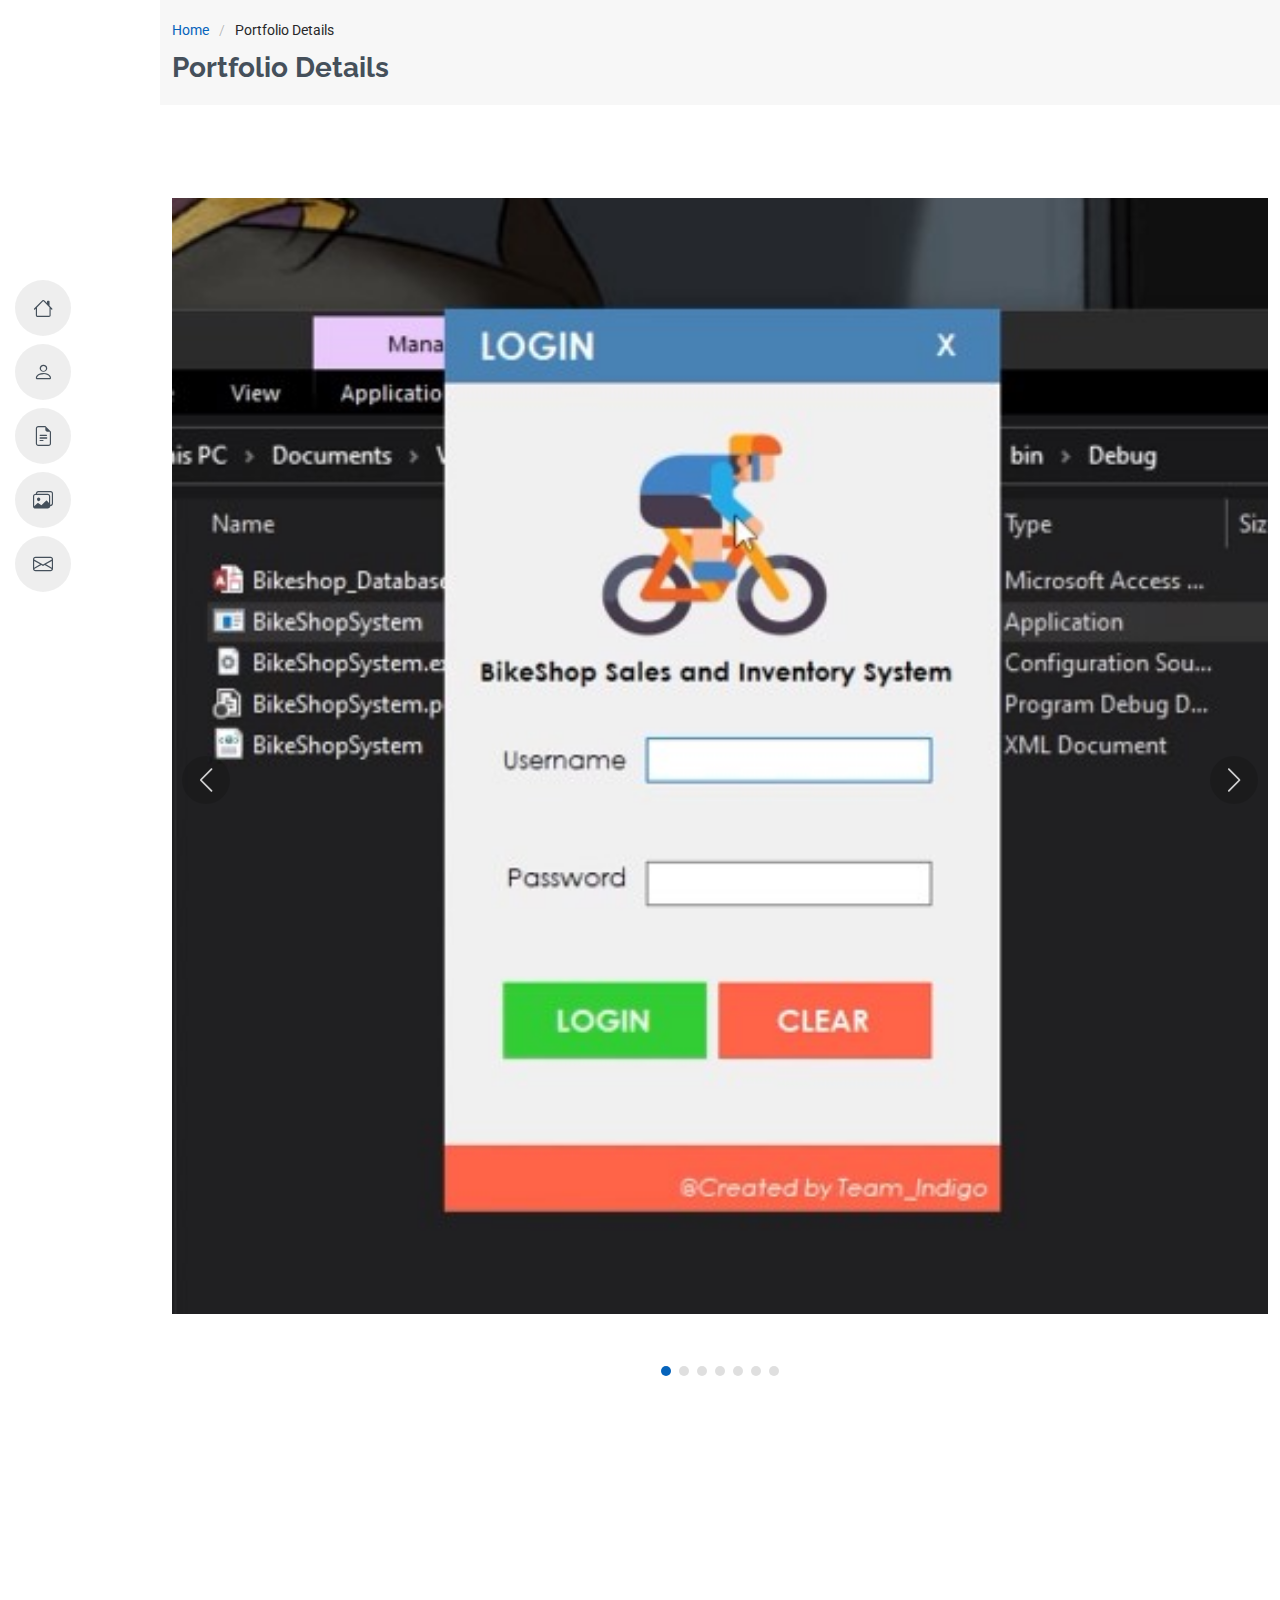
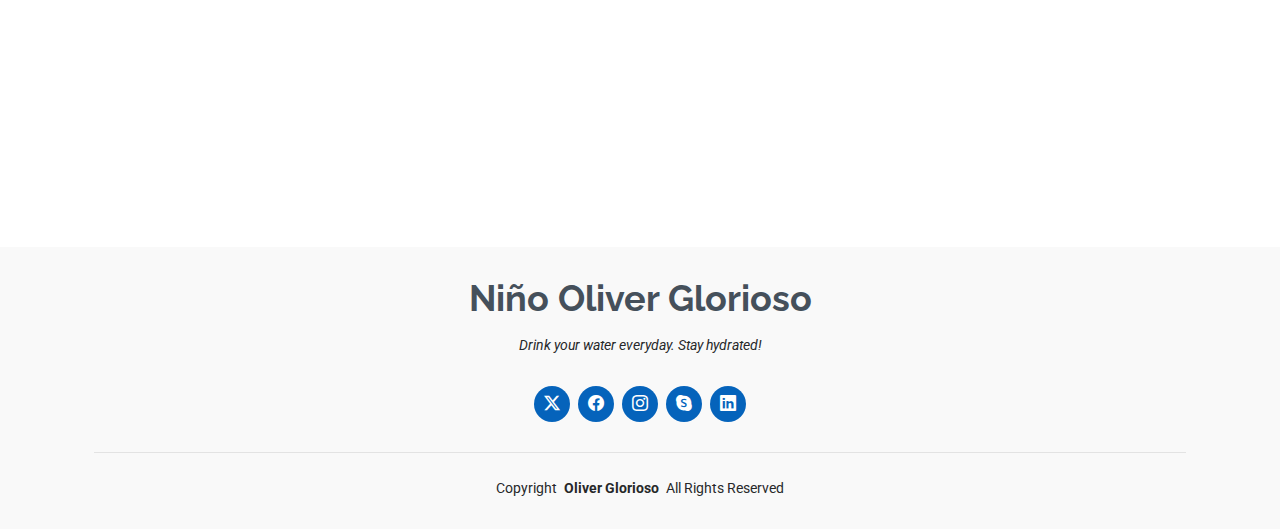
<file: bikeshop-details.html>
<!DOCTYPE html>
<html lang="en">

<head>
  <meta charset="utf-8">
  <meta content="width=device-width, initial-scale=1.0" name="viewport">
  <title>Portfolio Details - MyResume Bootstrap Template</title>
  <meta content="" name="description">
  <meta content="" name="keywords">

 
  <!-- Favicons -->
  <link href="assets/img/favicons/icon-neg.png" rel="icon">
  <link href="assets/img/favicons/icon-neg.png" rel="apple-touch-icon">

  <!-- Fonts -->
  <link href="https://fonts.googleapis.com" rel="preconnect">
  <link href="https://fonts.gstatic.com" rel="preconnect" crossorigin>
  <link href="https://fonts.googleapis.com/css2?family=Roboto:ital,wght@0,100;0,300;0,400;0,500;0,700;0,900;1,100;1,300;1,400;1,500;1,700;1,900&family=Poppins:ital,wght@0,100;0,200;0,300;0,400;0,500;0,600;0,700;0,800;0,900;1,100;1,200;1,300;1,400;1,500;1,600;1,700;1,800;1,900&family=Raleway:ital,wght@0,100;0,200;0,300;0,400;0,500;0,600;0,700;0,800;0,900;1,100;1,200;1,300;1,400;1,500;1,600;1,700;1,800;1,900&display=swap" rel="stylesheet">

  <!-- Vendor CSS Files -->
  <link href="assets/vendor/bootstrap/css/bootstrap.min.css" rel="stylesheet">
  <link href="assets/vendor/bootstrap-icons/bootstrap-icons.css" rel="stylesheet">
  <link href="assets/vendor/aos/aos.css" rel="stylesheet">
  <link href="assets/vendor/glightbox/css/glightbox.min.css" rel="stylesheet">
  <link href="assets/vendor/swiper/swiper-bundle.min.css" rel="stylesheet">

  <!-- Main CSS File -->
  <link href="assets/css/main.css" rel="stylesheet">

  <!-- =======================================================
  * Template Name: MyResume
  * Template URL: https://bootstrapmade.com/free-html-bootstrap-template-my-resume/
  * Updated: Jun 29 2024 with Bootstrap v5.3.3
  * Author: BootstrapMade.com
  * License: https://bootstrapmade.com/license/
  ======================================================== -->
</head>

<body class="portfolio-details-page">

  <header id="header" class="header d-flex flex-column justify-content-center">

    <i class="header-toggle d-xl-none bi bi-list"></i>

    <nav id="navmenu" class="navmenu">
      <ul>
        <li><a href="index.html#hero"><i class="bi bi-house navicon"></i><span>Home</span></a></li>
        <li><a href="index.html#about"><i class="bi bi-person navicon"></i><span>About</span></a></li>
        <li><a href="index.html#resume"><i class="bi bi-file-earmark-text navicon"></i><span>Resume</span></a></li>
        <li><a href="index.html#portfolio"><i class="bi bi-images navicon"></i><span>Portfolio</span></a></li>
       
        <li><a href="index.html#contact"><i class="bi bi-envelope navicon"></i><span>Contact</span></a></li>
      </ul>
    </nav>

  </header>

  <main class="main">

    <!-- Page Title -->
    <div class="page-title" data-aos="fade">
      <div class="container">
        <nav class="breadcrumbs">
          <ol>
            <li><a href="index.html">Home</a></li>
            <li class="current">Portfolio Details</li>
          </ol>
        </nav>
        <h1>Portfolio Details</h1>
      </div>
    </div><!-- End Page Title -->

    <!-- Portfolio Details Section -->
    <section id="portfolio-details" class="portfolio-details section">

      <div class="container" data-aos="fade-up">

        <div class="portfolio-details-slider swiper init-swiper">
          <script type="application/json" class="swiper-config">
            {
              "loop": true,
              "speed": 600,
              "autoplay": {
                "delay": 5000
              },
              "slidesPerView": "auto",
              "navigation": {
                "nextEl": ".swiper-button-next",
                "prevEl": ".swiper-button-prev"
              },
              "pagination": {
                "el": ".swiper-pagination",
                "type": "bullets",
                "clickable": true
              }
            }
          </script>
          <div class="swiper-wrapper align-items-center">

            <div class="swiper-slide">
              <img src="assets/img/winApp-portfolio/bikeshop/Login.jpg" alt="">
            </div>

            <div class="swiper-slide">
              <img src="assets/img/winApp-portfolio/bikeshop/Welcome.jpg" alt="">
            </div>

            <div class="swiper-slide">
              <img src="assets/img/winApp-portfolio/bikeshop/menu.jpg" alt="">
            </div>

            <div class="swiper-slide">
              <img src="assets/img/winApp-portfolio/bikeshop/Inventory.jpg" alt="">
            </div>

            <div class="swiper-slide">
              <img src="assets/img/winApp-portfolio/bikeshop/Transaction.jpg" alt="">
            </div>

            <div class="swiper-slide">
              <img src="assets/img/winApp-portfolio/bikeshop/ViewTransaction.jpg" alt="">
            </div>

            <div class="swiper-slide">
              <img src="assets/img/winApp-portfolio/bikeshop/create_transaction.png" alt="">
            </div>
            
          </div>
          <div class="swiper-button-prev"></div>
          <div class="swiper-button-next"></div>
          <div class="swiper-pagination"></div>
        </div>

        <div class="row justify-content-between gy-4 mt-4">

          <div class="col-lg-8" data-aos="fade-up">
            <div class="portfolio-description">
              <h2>Bikeshop Inventory Management System</h2>
              <p>
                A simple system to help bike shops manage their inventory. It tracks stock, sales, and orders, making it easy to stay organized and keep popular items in stock. Ideal for small to medium bike shops.
              </p>
              <p>
               The system used Java as its programming language.
              </p>

          
            </div>
          </div>

          <div class="col-lg-3" data-aos="fade-up" data-aos-delay="100">
            <div class="portfolio-info">
              <h3>Project information</h3>
              <ul>
                <li><strong>Category</strong> Web Application</li>
                <li><strong>Client</strong> School Project</li>
                <li><strong>Project date</strong>2020</li>
                <li><strong>Project URL</strong> <a href="#"></a></li>
                <li><a href="#" class="btn-visit align-self-start">Visit Website</a></li>
              </ul>
            </div>
          </div>

        </div>

      </div>

    </section><!-- /Portfolio Details Section -->

  </main>

  <footer id="footer" class="footer position-relative light-background">
    <div class="container">
      <h3 class="sitename">Niño Oliver Glorioso</h3>
      <p>Drink your water everyday. Stay hydrated!</p>
      <div class="social-links d-flex justify-content-center">
        <a href=""><i class="bi bi-twitter-x"></i></a>
        <a href="https://www.facebook.com/glorioso.snowhyt" target="_blank"><i class="bi bi-facebook"></i></a>
        <a href="https://www.instagram.com/obieglorioso/" target="_blank"><i class="bi bi-instagram"></i></a>
        <a href="https://www.skype.com/en/" target="_blank"><i class="bi bi-skype"></i></a>
        <a href="https://www.linkedin.com/in/oliverglorioso-082604253" target="_blank"><i class="bi bi-linkedin"></i></a>
      </div>
      <div class="container">
        <div class="copyright">
          <span>Copyright</span> <strong class="px-1 sitename">Oliver Glorioso</strong> <span>All Rights Reserved</span>
        </div>
        
      </div>
    </div>
  </footer>

  <!-- Scroll Top -->
  <a href="#" id="scroll-top" class="scroll-top d-flex align-items-center justify-content-center"><i class="bi bi-arrow-up-short"></i></a>

  <!-- Preloader -->
  <div id="preloader"></div>

  <!-- Vendor JS Files -->
  <script src="assets/vendor/bootstrap/js/bootstrap.bundle.min.js"></script>
  <script src="assets/vendor/php-email-form/validate.js"></script>
  <script src="assets/vendor/aos/aos.js"></script>
  <script src="assets/vendor/typed.js/typed.umd.js"></script>
  <script src="assets/vendor/purecounter/purecounter_vanilla.js"></script>
  <script src="assets/vendor/waypoints/noframework.waypoints.js"></script>
  <script src="assets/vendor/glightbox/js/glightbox.min.js"></script>
  <script src="assets/vendor/imagesloaded/imagesloaded.pkgd.min.js"></script>
  <script src="assets/vendor/isotope-layout/isotope.pkgd.min.js"></script>
  <script src="assets/vendor/swiper/swiper-bundle.min.js"></script>

  <!-- Main JS File -->
  <script src="assets/js/main.js"></script>

</body>

</html>
</file>
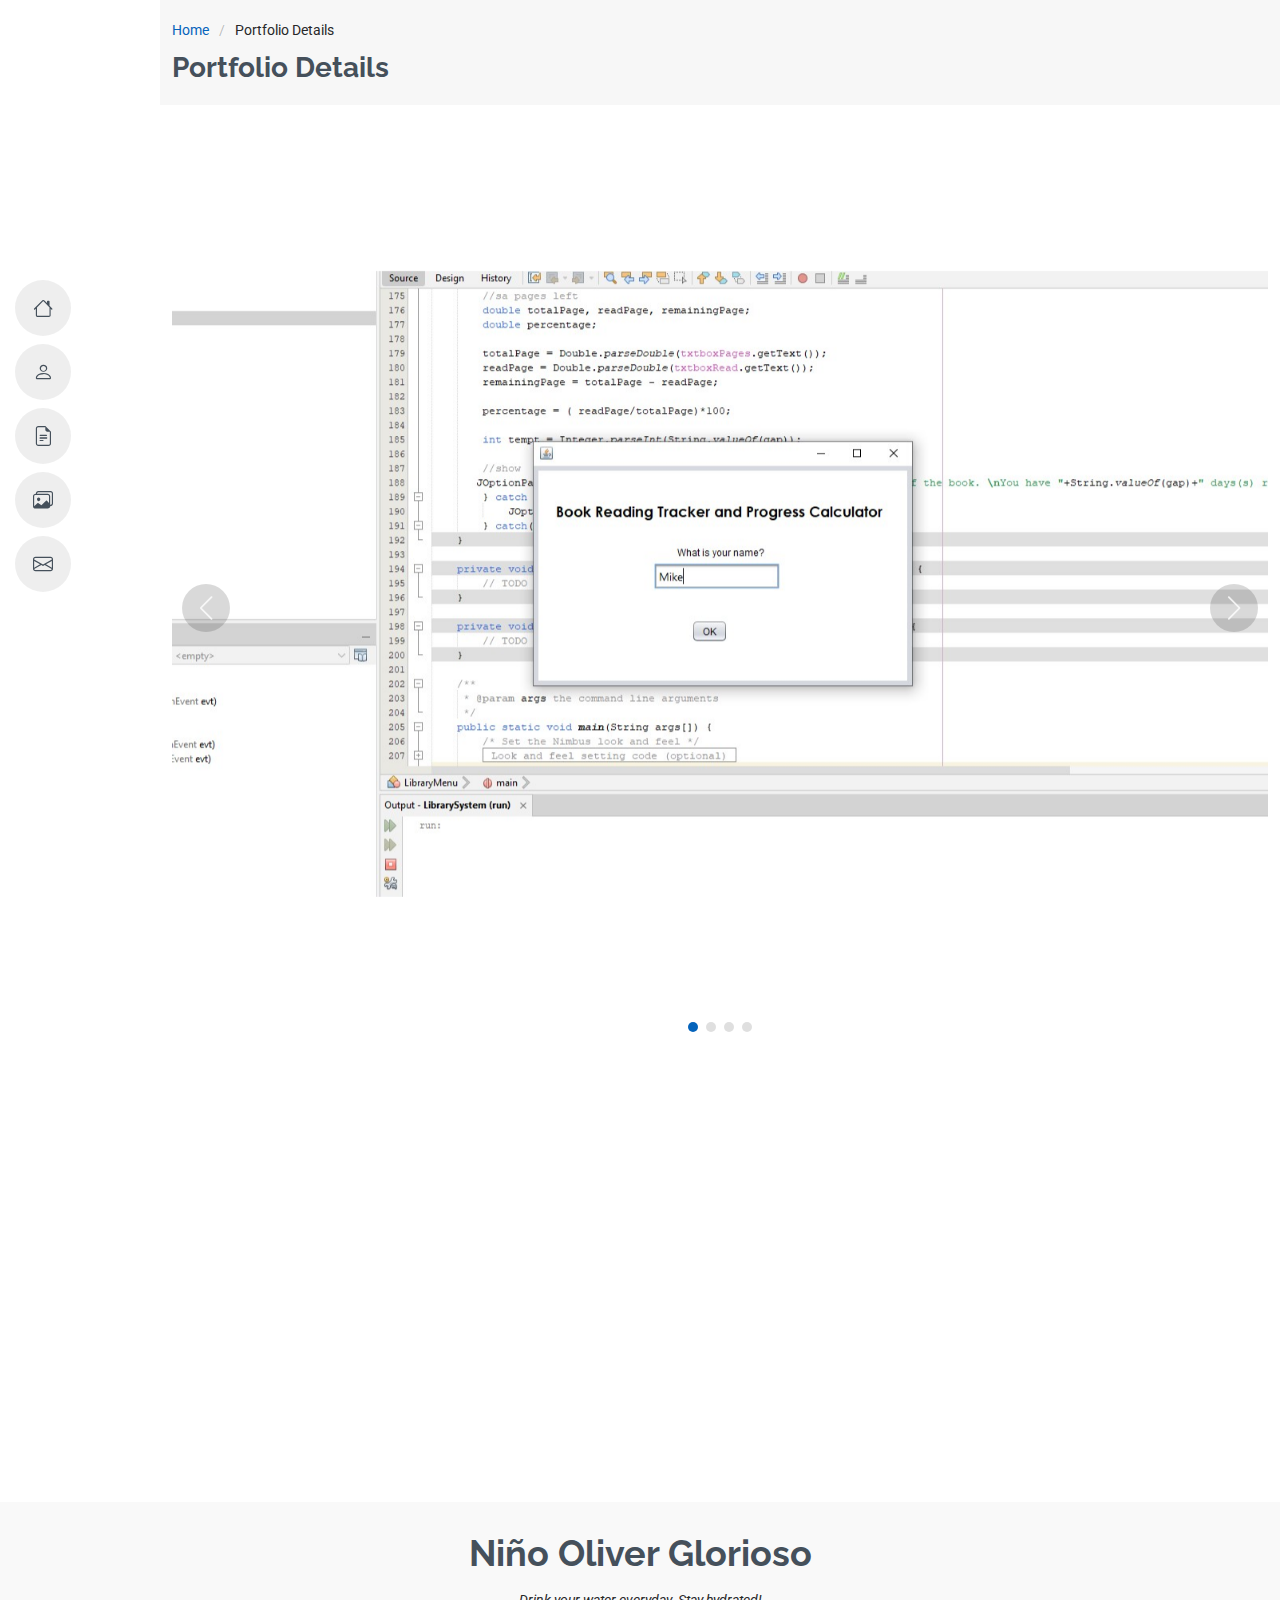
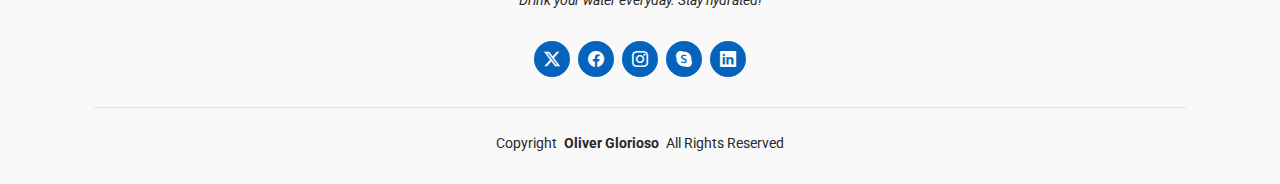
<file: calculator-details.html>
<!DOCTYPE html>
<html lang="en">

<head>
  <meta charset="utf-8">
  <meta content="width=device-width, initial-scale=1.0" name="viewport">
  <title>Portfolio Details - MyResume Bootstrap Template</title>
  <meta content="" name="description">
  <meta content="" name="keywords">

    <!-- Favicons -->
    <link href="assets/img/favicons/icon-neg.png" rel="icon">
    <link href="assets/img/favicons/icon-neg.png" rel="apple-touch-icon">

  <!-- Fonts -->
  <link href="https://fonts.googleapis.com" rel="preconnect">
  <link href="https://fonts.gstatic.com" rel="preconnect" crossorigin>
  <link href="https://fonts.googleapis.com/css2?family=Roboto:ital,wght@0,100;0,300;0,400;0,500;0,700;0,900;1,100;1,300;1,400;1,500;1,700;1,900&family=Poppins:ital,wght@0,100;0,200;0,300;0,400;0,500;0,600;0,700;0,800;0,900;1,100;1,200;1,300;1,400;1,500;1,600;1,700;1,800;1,900&family=Raleway:ital,wght@0,100;0,200;0,300;0,400;0,500;0,600;0,700;0,800;0,900;1,100;1,200;1,300;1,400;1,500;1,600;1,700;1,800;1,900&display=swap" rel="stylesheet">

  <!-- Vendor CSS Files -->
  <link href="assets/vendor/bootstrap/css/bootstrap.min.css" rel="stylesheet">
  <link href="assets/vendor/bootstrap-icons/bootstrap-icons.css" rel="stylesheet">
  <link href="assets/vendor/aos/aos.css" rel="stylesheet">
  <link href="assets/vendor/glightbox/css/glightbox.min.css" rel="stylesheet">
  <link href="assets/vendor/swiper/swiper-bundle.min.css" rel="stylesheet">

  <!-- Main CSS File -->
  <link href="assets/css/main.css" rel="stylesheet">

  <!-- =======================================================
  * Template Name: MyResume
  * Template URL: https://bootstrapmade.com/free-html-bootstrap-template-my-resume/
  * Updated: Jun 29 2024 with Bootstrap v5.3.3
  * Author: BootstrapMade.com
  * License: https://bootstrapmade.com/license/
  ======================================================== -->
</head>

<body class="portfolio-details-page">

  <header id="header" class="header d-flex flex-column justify-content-center">

    <i class="header-toggle d-xl-none bi bi-list"></i>

    <nav id="navmenu" class="navmenu">
      <ul>
        <li><a href="index.html#hero"><i class="bi bi-house navicon"></i><span>Home</span></a></li>
        <li><a href="index.html#about"><i class="bi bi-person navicon"></i><span>About</span></a></li>
        <li><a href="index.html#resume"><i class="bi bi-file-earmark-text navicon"></i><span>Resume</span></a></li>
        <li><a href="index.html#portfolio"><i class="bi bi-images navicon"></i><span>Portfolio</span></a></li>
       
        <li><a href="index.html#contact"><i class="bi bi-envelope navicon"></i><span>Contact</span></a></li>
      </ul>
    </nav>

  </header>

  <main class="main">

    <!-- Page Title -->
    <div class="page-title" data-aos="fade">
      <div class="container">
        <nav class="breadcrumbs">
          <ol>
            <li><a href="index.html">Home</a></li>
            <li class="current">Portfolio Details</li>
          </ol>
        </nav>
        <h1>Portfolio Details</h1>
      </div>
    </div><!-- End Page Title -->

    <!-- Portfolio Details Section -->
    <section id="portfolio-details" class="portfolio-details section">

      <div class="container" data-aos="fade-up">

        <div class="portfolio-details-slider swiper init-swiper">
          <script type="application/json" class="swiper-config">
            {
              "loop": true,
              "speed": 600,
              "autoplay": {
                "delay": 5000
              },
              "slidesPerView": "auto",
              "navigation": {
                "nextEl": ".swiper-button-next",
                "prevEl": ".swiper-button-prev"
              },
              "pagination": {
                "el": ".swiper-pagination",
                "type": "bullets",
                "clickable": true
              }
            }
          </script>
          <div class="swiper-wrapper align-items-center">

            <div class="swiper-slide">
              <img src="assets/img/winApp-portfolio/Book-Calculator/name.jpg" alt="">
            </div>

            <div class="swiper-slide">
              <img src="assets/img/winApp-portfolio/Book-Calculator/calculator.jpg" alt="">
            </div>

            <div class="swiper-slide">
              <img src="assets/img/winApp-portfolio/Book-Calculator/calculator-1.jpg" alt="">
            </div>

            <div class="swiper-slide">
              <img src="assets/img/winApp-portfolio/Book-Calculator/result.jpg" alt="">
            </div>

          </div>
          <div class="swiper-button-prev"></div>
          <div class="swiper-button-next"></div>
          <div class="swiper-pagination"></div>
        </div>

        <div class="row justify-content-between gy-4 mt-4">

          <div class="col-lg-8" data-aos="fade-up">
            <div class="portfolio-description">
              <h2>Book Reading Tracker and Progress Calculator</h2>
              <p>
                A simple tool to track books you've read and measure your reading progress. It helps you set goals, monitor completed pages, and stay motivated to finish your books. 
                Perfect for book lovers looking to stay organized and reach their reading targets.
              </p>
              <p>
               The system was developed using Java programming language.
              </p>


            </div>
          </div>

          <div class="col-lg-3" data-aos="fade-up" data-aos-delay="100">
            <div class="portfolio-info">
              <h3>Project information</h3>
              <ul>
                <li><strong>Category</strong> Web Application</li>
                <li><strong>Client</strong> Personal Project</li>
                <li><strong>Project date</strong> 2020</li>
                <li><strong>Project URL</strong> <a href="#"></a></li>
                <li><a href="#" class="btn-visit align-self-start">Visit Website</a></li>
              </ul>
            </div>
          </div>

        </div>

      </div>

    </section><!-- /Portfolio Details Section -->

  </main>

  <footer id="footer" class="footer position-relative light-background">
    <div class="container">
      <h3 class="sitename">Niño Oliver Glorioso</h3>
      <p>Drink your water everyday. Stay hydrated!</p>
      <div class="social-links d-flex justify-content-center">
        <a href=""><i class="bi bi-twitter-x"></i></a>
        <a href="https://www.facebook.com/glorioso.snowhyt" target="_blank"><i class="bi bi-facebook"></i></a>
        <a href="https://www.instagram.com/obieglorioso/" target="_blank"><i class="bi bi-instagram"></i></a>
        <a href="https://www.skype.com/en/" target="_blank"><i class="bi bi-skype"></i></a>
        <a href="https://www.linkedin.com/in/oliverglorioso-082604253" target="_blank"><i class="bi bi-linkedin"></i></a>
      </div>
      <div class="container">
        <div class="copyright">
          <span>Copyright</span> <strong class="px-1 sitename">Oliver Glorioso</strong> <span>All Rights Reserved</span>
        </div>
        
      </div>
    </div>
  </footer>

  <!-- Scroll Top -->
  <a href="#" id="scroll-top" class="scroll-top d-flex align-items-center justify-content-center"><i class="bi bi-arrow-up-short"></i></a>

  <!-- Preloader -->
  <div id="preloader"></div>

  <!-- Vendor JS Files -->
  <script src="assets/vendor/bootstrap/js/bootstrap.bundle.min.js"></script>
  <script src="assets/vendor/php-email-form/validate.js"></script>
  <script src="assets/vendor/aos/aos.js"></script>
  <script src="assets/vendor/typed.js/typed.umd.js"></script>
  <script src="assets/vendor/purecounter/purecounter_vanilla.js"></script>
  <script src="assets/vendor/waypoints/noframework.waypoints.js"></script>
  <script src="assets/vendor/glightbox/js/glightbox.min.js"></script>
  <script src="assets/vendor/imagesloaded/imagesloaded.pkgd.min.js"></script>
  <script src="assets/vendor/isotope-layout/isotope.pkgd.min.js"></script>
  <script src="assets/vendor/swiper/swiper-bundle.min.js"></script>

  <!-- Main JS File -->
  <script src="assets/js/main.js"></script>

</body>

</html>
</file>
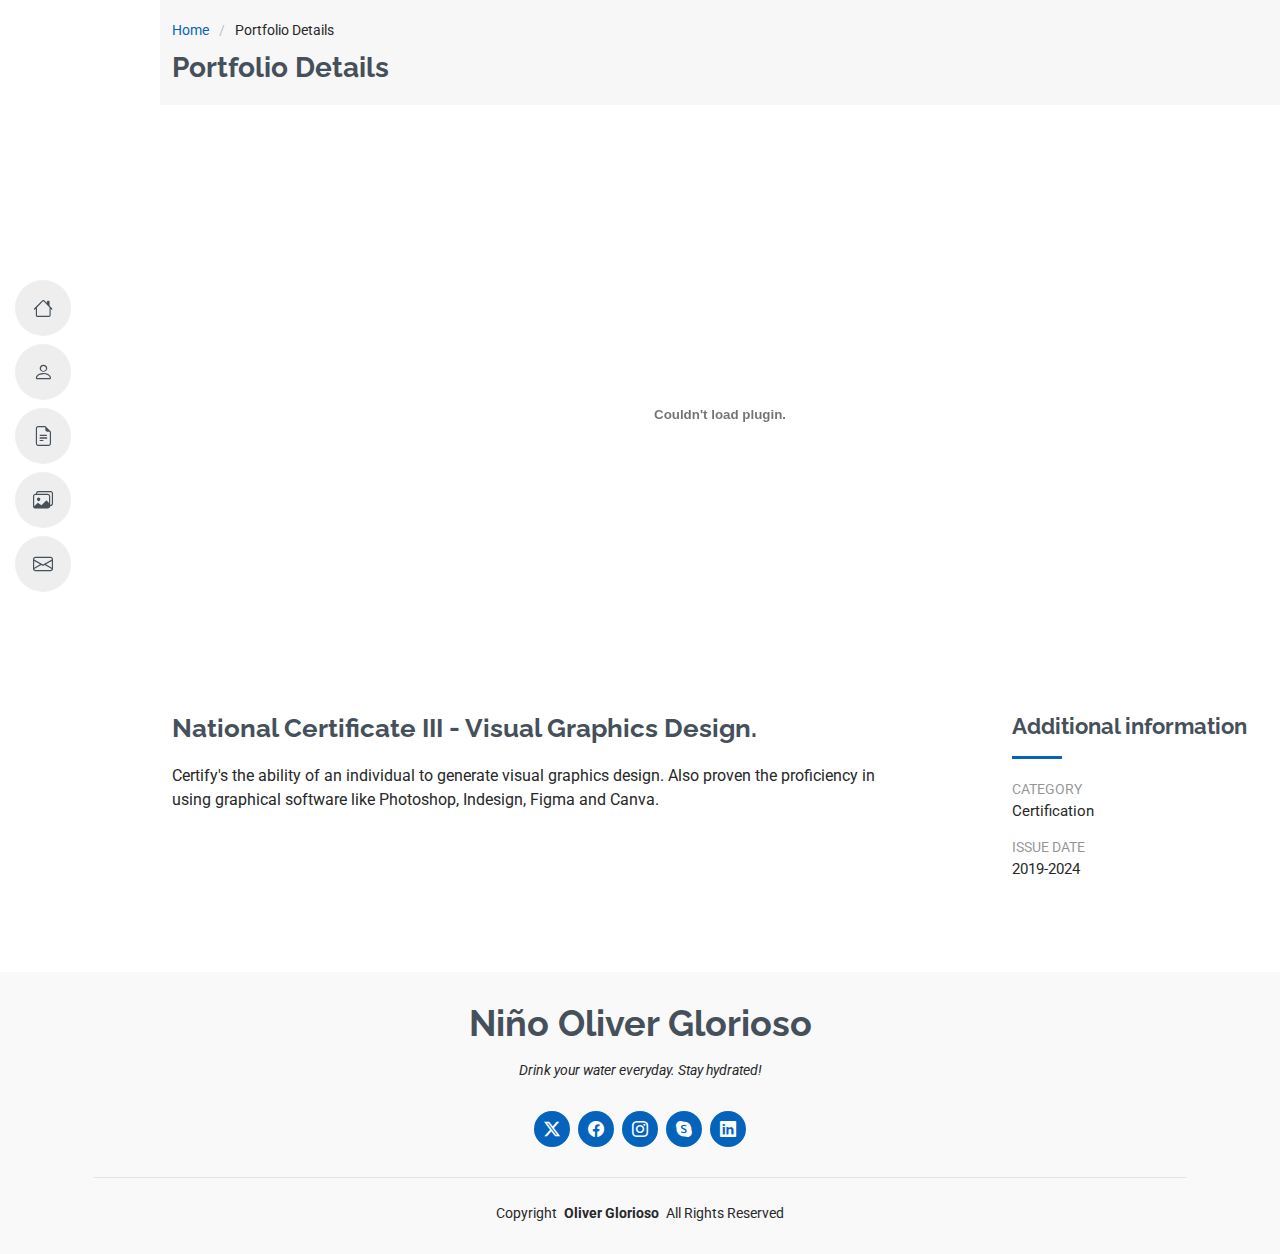
<file: graphDesign-details.html>
<!DOCTYPE html>
<html lang="en">

<head>
  <meta charset="utf-8">
  <meta content="width=device-width, initial-scale=1.0" name="viewport">
  <title>Portfolio Details - MyResume Bootstrap Template</title>
  <meta content="" name="description">
  <meta content="" name="keywords">

  <!-- Favicons -->
  <link href="assets/img/favicons/icon-neg.png" rel="icon">
  <link href="assets/img/favicons/icon-neg.png" rel="apple-touch-icon">

  <!-- Fonts -->
  <link href="https://fonts.googleapis.com" rel="preconnect">
  <link href="https://fonts.gstatic.com" rel="preconnect" crossorigin>
  <link href="https://fonts.googleapis.com/css2?family=Roboto:ital,wght@0,100;0,300;0,400;0,500;0,700;0,900;1,100;1,300;1,400;1,500;1,700;1,900&family=Poppins:ital,wght@0,100;0,200;0,300;0,400;0,500;0,600;0,700;0,800;0,900;1,100;1,200;1,300;1,400;1,500;1,600;1,700;1,800;1,900&family=Raleway:ital,wght@0,100;0,200;0,300;0,400;0,500;0,600;0,700;0,800;0,900;1,100;1,200;1,300;1,400;1,500;1,600;1,700;1,800;1,900&display=swap" rel="stylesheet">

  <!-- Vendor CSS Files -->
  <link href="assets/vendor/bootstrap/css/bootstrap.min.css" rel="stylesheet">
  <link href="assets/vendor/bootstrap-icons/bootstrap-icons.css" rel="stylesheet">
  <link href="assets/vendor/aos/aos.css" rel="stylesheet">
  <link href="assets/vendor/glightbox/css/glightbox.min.css" rel="stylesheet">
  <link href="assets/vendor/swiper/swiper-bundle.min.css" rel="stylesheet">

  <!-- Main CSS File -->
  <link href="assets/css/main.css" rel="stylesheet">

  <!-- =======================================================
  * Template Name: MyResume
  * Template URL: https://bootstrapmade.com/free-html-bootstrap-template-my-resume/
  * Updated: Jun 29 2024 with Bootstrap v5.3.3
  * Author: BootstrapMade.com
  * License: https://bootstrapmade.com/license/
  ======================================================== -->
</head>

<body class="portfolio-details-page">

  <header id="header" class="header d-flex flex-column justify-content-center">

    <i class="header-toggle d-xl-none bi bi-list"></i>

    <nav id="navmenu" class="navmenu">
      <ul>
        <li><a href="index.html#hero"><i class="bi bi-house navicon"></i><span>Home</span></a></li>
        <li><a href="index.html#about"><i class="bi bi-person navicon"></i><span>About</span></a></li>
        <li><a href="index.html#resume"><i class="bi bi-file-earmark-text navicon"></i><span>Resume</span></a></li>
        <li><a href="index.html#portfolio"><i class="bi bi-images navicon"></i><span>Portfolio</span></a></li>
      
        <li><a href="index.html#contact"><i class="bi bi-envelope navicon"></i><span>Contact</span></a></li>
      </ul>
    </nav>

  </header>

  <main class="main">

    <!-- Page Title -->
    <div class="page-title" data-aos="fade">
      <div class="container">
        <nav class="breadcrumbs">
          <ol>
            <li><a href="index.html">Home</a></li>
            <li class="current">Portfolio Details</li>
          </ol>
        </nav>
        <h1>Portfolio Details</h1>
      </div>
    </div><!-- End Page Title -->

    <!-- Portfolio Details Section -->
    <section id="portfolio-details" class="portfolio-details section">

      <div class="container" data-aos="fade-up">

        <div class="portfolio-details-slider swiper init-swiper">
          <script type="application/json" class="swiper-config">
            {
              "loop": true,
              "speed": 600,
              "autoplay": {
                "delay": 5000
              },
              "slidesPerView": "auto",
              "navigation": {
                "nextEl": ".swiper-button-next",
                "prevEl": ".swiper-button-prev"
              },
              "pagination": {
                "el": ".swiper-pagination",
                "type": "bullets",
                "clickable": true
              }
            }
          </script>
          <div class="swiper-wrapper align-items-center">

            
              <embed src="assets/pdf/certificates/graphdesign.pdf#toolbar=0&navpanes=0&scrollbar=0" type="application/pdf" width="100%" height="500px" style="border: none;"></embed>
           
         
        
          </div>
          <div class="swiper-button-prev"></div>
          <div class="swiper-button-next"></div>
          <div class="swiper-pagination"></div>
        </div>

        <div class="row justify-content-between gy-4 mt-4">

          <div class="col-lg-8" data-aos="fade-up">
            <div class="portfolio-description">
              <h2>National Certificate III - Visual Graphics Design.</h2>
             <p>Certify's the ability of an individual to generate visual graphics design. Also proven the proficiency in using graphical software like Photoshop, Indesign, Figma and Canva.</p>

              </div>
          </div>

          <div class="col-lg-3" data-aos="fade-up" data-aos-delay="100">
            <div class="portfolio-info">
              <h3>Additional information</h3>
              <ul>
                <li><strong>Category</strong> Certification</li>
                <li><strong>Issue date</strong>2019-2024</li>
              </ul>
            </div>
          </div>

        </div>

    </section><!-- /Portfolio Details Section -->

  </main>

  <footer id="footer" class="footer position-relative light-background">
    <div class="container">
      <h3 class="sitename">Niño Oliver Glorioso</h3>
      <p>Drink your water everyday. Stay hydrated!</p>
      <div class="social-links d-flex justify-content-center">
        <a href=""><i class="bi bi-twitter-x"></i></a>
        <a href="https://www.facebook.com/glorioso.snowhyt" target="_blank"><i class="bi bi-facebook"></i></a>
        <a href="https://www.instagram.com/obieglorioso/" target="_blank"><i class="bi bi-instagram"></i></a>
        <a href="https://www.skype.com/en/" target="_blank"><i class="bi bi-skype"></i></a>
        <a href="https://www.linkedin.com/in/oliverglorioso-082604253" target="_blank"><i class="bi bi-linkedin"></i></a>
      </div>
      <div class="container">
        <div class="copyright">
          <span>Copyright</span> <strong class="px-1 sitename">Oliver Glorioso</strong> <span>All Rights Reserved</span>
        </div>
        
      </div>
    </div>
  </footer>

  <!-- Scroll Top -->
  <a href="#" id="scroll-top" class="scroll-top d-flex align-items-center justify-content-center"><i class="bi bi-arrow-up-short"></i></a>

  <!-- Preloader -->
  <div id="preloader"></div>

  <!-- Vendor JS Files -->
  <script src="assets/vendor/bootstrap/js/bootstrap.bundle.min.js"></script>
  <script src="assets/vendor/php-email-form/validate.js"></script>
  <script src="assets/vendor/aos/aos.js"></script>
  <script src="assets/vendor/typed.js/typed.umd.js"></script>
  <script src="assets/vendor/purecounter/purecounter_vanilla.js"></script>
  <script src="assets/vendor/waypoints/noframework.waypoints.js"></script>
  <script src="assets/vendor/glightbox/js/glightbox.min.js"></script>
  <script src="assets/vendor/imagesloaded/imagesloaded.pkgd.min.js"></script>
  <script src="assets/vendor/isotope-layout/isotope.pkgd.min.js"></script>
  <script src="assets/vendor/swiper/swiper-bundle.min.js"></script>

  <!-- Main JS File -->
  <script src="assets/js/main.js"></script>

</body>

</html>
</file>
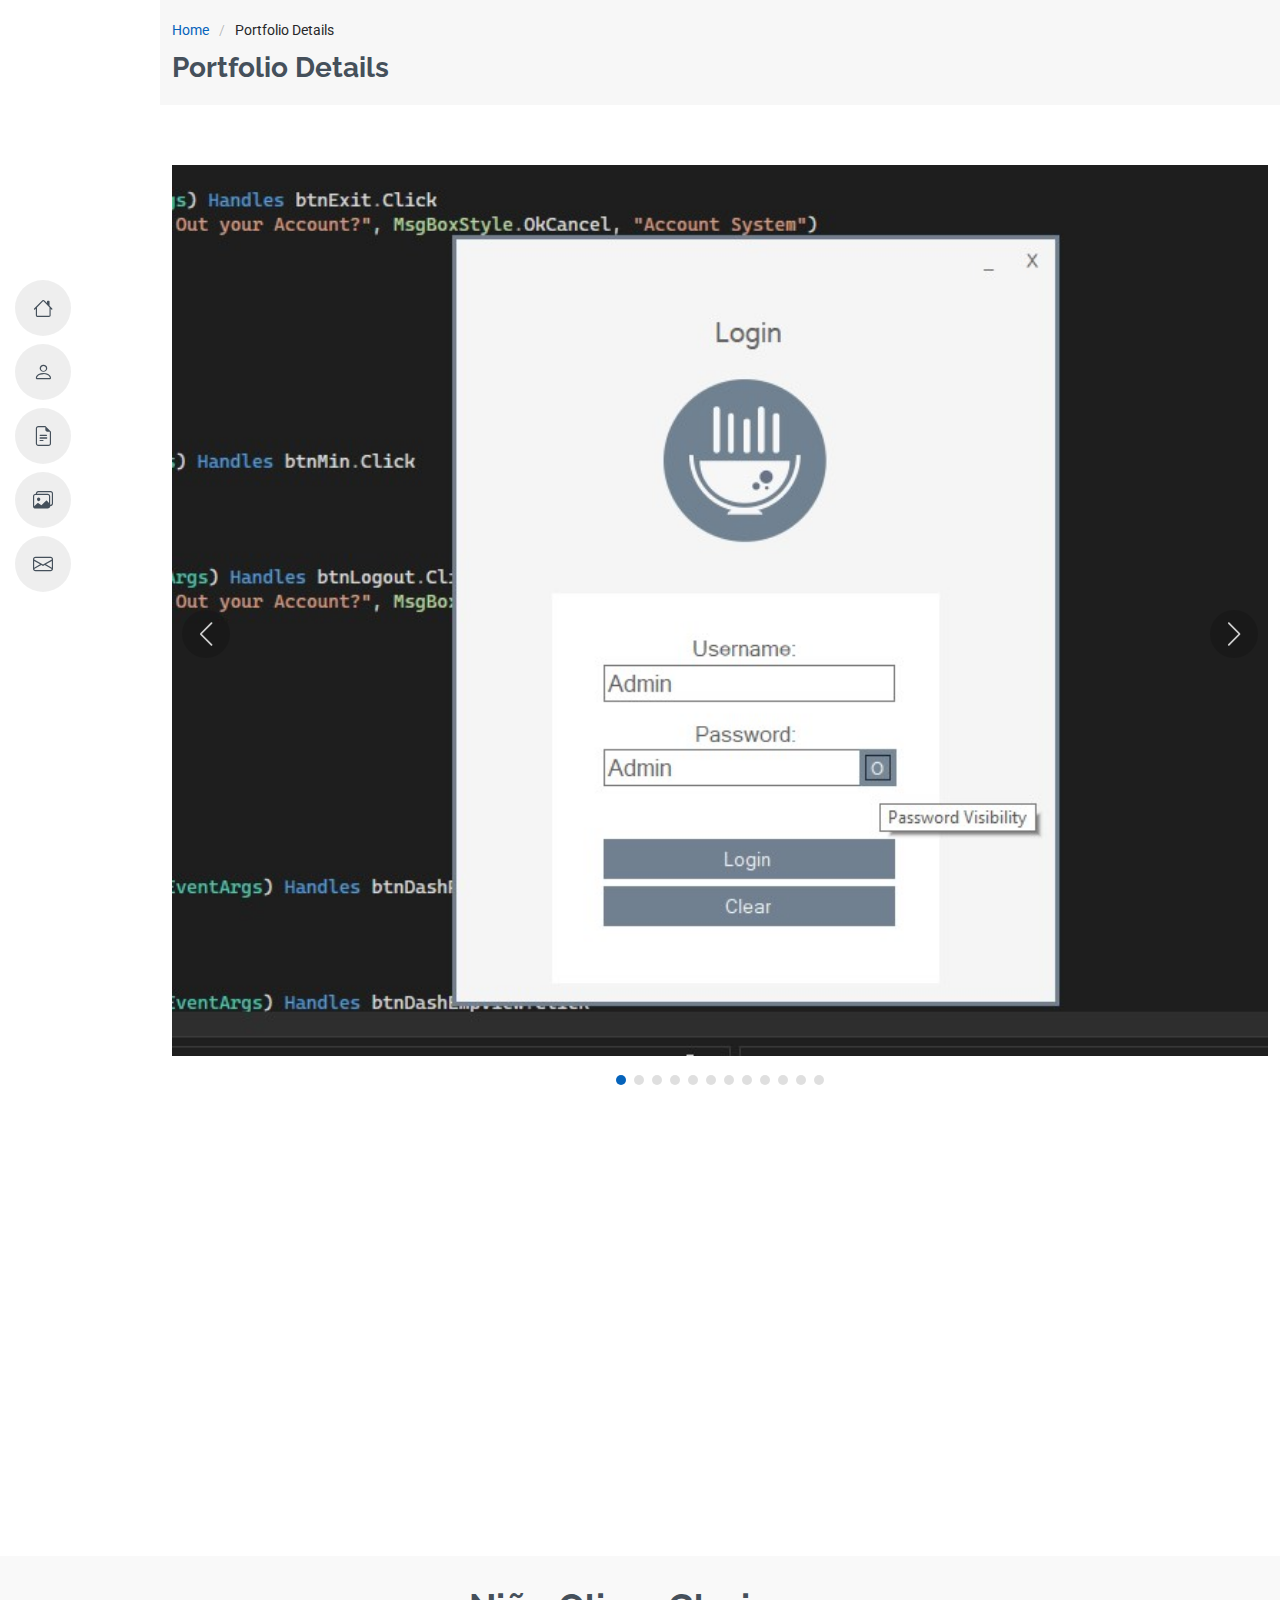
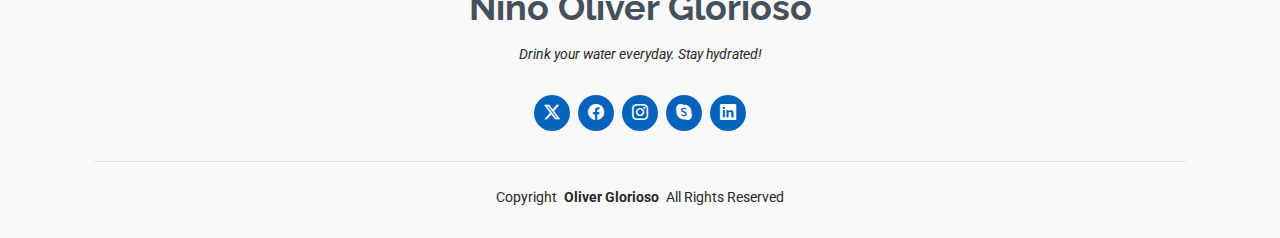
<file: hotel-details copy.html>
<!DOCTYPE html>
<html lang="en">

<head>
  <meta charset="utf-8">
  <meta content="width=device-width, initial-scale=1.0" name="viewport">
  <title>Portfolio Details - MyResume Bootstrap Template</title>
  <meta content="" name="description">
  <meta content="" name="keywords">

    <!-- Favicons -->
    <link href="assets/img/favicons/icon-neg.png" rel="icon">
    <link href="assets/img/favicons/icon-neg.png" rel="apple-touch-icon">

  <!-- Fonts -->
  <link href="https://fonts.googleapis.com" rel="preconnect">
  <link href="https://fonts.gstatic.com" rel="preconnect" crossorigin>
  <link href="https://fonts.googleapis.com/css2?family=Roboto:ital,wght@0,100;0,300;0,400;0,500;0,700;0,900;1,100;1,300;1,400;1,500;1,700;1,900&family=Poppins:ital,wght@0,100;0,200;0,300;0,400;0,500;0,600;0,700;0,800;0,900;1,100;1,200;1,300;1,400;1,500;1,600;1,700;1,800;1,900&family=Raleway:ital,wght@0,100;0,200;0,300;0,400;0,500;0,600;0,700;0,800;0,900;1,100;1,200;1,300;1,400;1,500;1,600;1,700;1,800;1,900&display=swap" rel="stylesheet">

  <!-- Vendor CSS Files -->
  <link href="assets/vendor/bootstrap/css/bootstrap.min.css" rel="stylesheet">
  <link href="assets/vendor/bootstrap-icons/bootstrap-icons.css" rel="stylesheet">
  <link href="assets/vendor/aos/aos.css" rel="stylesheet">
  <link href="assets/vendor/glightbox/css/glightbox.min.css" rel="stylesheet">
  <link href="assets/vendor/swiper/swiper-bundle.min.css" rel="stylesheet">

  <!-- Main CSS File -->
  <link href="assets/css/main.css" rel="stylesheet">

  <!-- =======================================================
  * Template Name: MyResume
  * Template URL: https://bootstrapmade.com/free-html-bootstrap-template-my-resume/
  * Updated: Jun 29 2024 with Bootstrap v5.3.3
  * Author: BootstrapMade.com
  * License: https://bootstrapmade.com/license/
  ======================================================== -->
</head>

<body class="portfolio-details-page">

  <header id="header" class="header d-flex flex-column justify-content-center">

    <i class="header-toggle d-xl-none bi bi-list"></i>

    <nav id="navmenu" class="navmenu">
      <ul>
        <li><a href="index.html#hero"><i class="bi bi-house navicon"></i><span>Home</span></a></li>
        <li><a href="index.html#about"><i class="bi bi-person navicon"></i><span>About</span></a></li>
        <li><a href="index.html#resume"><i class="bi bi-file-earmark-text navicon"></i><span>Resume</span></a></li>
        <li><a href="index.html#portfolio"><i class="bi bi-images navicon"></i><span>Portfolio</span></a></li>
        
        <li><a href="index.html#contact"><i class="bi bi-envelope navicon"></i><span>Contact</span></a></li>
      </ul>
    </nav>

  </header>

  <main class="main">

    <!-- Page Title -->
    <div class="page-title" data-aos="fade">
      <div class="container">
        <nav class="breadcrumbs">
          <ol>
            <li><a href="index.html">Home</a></li>
            <li class="current">Portfolio Details</li>
          </ol>
        </nav>
        <h1>Portfolio Details</h1>
      </div>
    </div><!-- End Page Title -->

    <!-- Portfolio Details Section -->
    <section id="portfolio-details" class="portfolio-details section">

      <div class="container" data-aos="fade-up">

        <div class="portfolio-details-slider swiper init-swiper">
          <script type="application/json" class="swiper-config">
            {
              "loop": true,
              "speed": 600,
              "autoplay": {
                "delay": 5000
              },
              "slidesPerView": "auto",
              "navigation": {
                "nextEl": ".swiper-button-next",
                "prevEl": ".swiper-button-prev"
              },
              "pagination": {
                "el": ".swiper-pagination",
                "type": "bullets",
                "clickable": true
              }
            }
          </script>
          <div class="swiper-wrapper align-items-center">

            <div class="swiper-slide">
              <img src="assets/img/winApp-portfolio/hotelLMS/login.jpg" alt="">
            </div>
            <div class="swiper-slide">
              <img src="assets/img/winApp-portfolio/hotelLMS/loading.jpg" alt="">
            </div>
            <div class="swiper-slide">
              <img src="assets/img/winApp-portfolio/hotelLMS/dashboard.jpg" alt="">
            </div>
            <div class="swiper-slide">
              <img src="assets/img/winApp-portfolio/hotelLMS/dashbaord-addEmployee.jpg" alt="">
            </div>
            <div class="swiper-slide">
              <img src="assets/img/winApp-portfolio/hotelLMS/customer.jpg" alt="">
            </div>
            <div class="swiper-slide">
              <img src="assets/img/winApp-portfolio/hotelLMS/employees.jpg" alt="">
            </div>
            <div class="swiper-slide">
              <img src="assets/img/winApp-portfolio/hotelLMS/membership.jpg" alt="">
            </div>
            <div class="swiper-slide">
              <img src="assets/img/winApp-portfolio/hotelLMS/reservations.jpg" alt="">
            </div>
            <div class="swiper-slide">
              <img src="assets/img/winApp-portfolio/hotelLMS/rooms.jpg" alt="">
            </div>
            <div class="swiper-slide">
              <img src="assets/img/winApp-portfolio/hotelLMS/Event-rooms.jpg" alt="">
            </div>
            <div class="swiper-slide">
              <img src="assets/img/winApp-portfolio/hotelLMS/check-in-form.jpg" alt="">
            </div>
            <div class="swiper-slide">
              <img src="assets/img/winApp-portfolio/hotelLMS/check-in-form1.jpg" alt="">
            </div>
          </div>
          <div class="swiper-button-prev"></div>
          <div class="swiper-button-next"></div>
          <div class="swiper-pagination"></div>
        </div>

        <div class="row justify-content-between gy-4 mt-4">

          <div class="col-lg-8" data-aos="fade-up">
            <div class="portfolio-description">
              <h2>LAS - Hotel Management System</h2>
              <p>
                LAS - Hotel Management System is a user-friendly tool to manage hotel operations efficiently. 
                It handles bookings, check-ins, check-outs, guest details, and payments in one place. Ideal for improving organization, enhancing guest experiences, and streamlining daily tasks. 
                
              </p>
              <p>
                The system was developed using Vb.NET frame design and Visual Studio.
              </p>


            </div>
          </div>

          <div class="col-lg-3" data-aos="fade-up" data-aos-delay="100">
            <div class="portfolio-info">
              <h3>Project information</h3>
              <ul>
                <li><strong>Category</strong> Windows Application</li>
                <li><strong>Client</strong> School Project</li>
                <li><strong>Project date</strong>2020</li>
                <li><strong>Project URL</strong> <a href="#"></a></li>
                <li><a href="#" class="btn-visit align-self-start">Visit Website</a></li>
              </ul>
            </div>
          </div>

        </div>

      </div>

    </section><!-- /Portfolio Details Section -->

  </main>
  <footer id="footer" class="footer position-relative light-background">
    <div class="container">
      <h3 class="sitename">Niño Oliver Glorioso</h3>
      <p>Drink your water everyday. Stay hydrated!</p>
      <div class="social-links d-flex justify-content-center">
        <a href=""><i class="bi bi-twitter-x"></i></a>
        <a href="https://www.facebook.com/glorioso.snowhyt" target="_blank"><i class="bi bi-facebook"></i></a>
        <a href="https://www.instagram.com/obieglorioso/" target="_blank"><i class="bi bi-instagram"></i></a>
        <a href="https://www.skype.com/en/" target="_blank"><i class="bi bi-skype"></i></a>
        <a href="https://www.linkedin.com/in/oliverglorioso-082604253" target="_blank"><i class="bi bi-linkedin"></i></a>
      </div>
      <div class="container">
        <div class="copyright">
          <span>Copyright</span> <strong class="px-1 sitename">Oliver Glorioso</strong> <span>All Rights Reserved</span>
        </div>
        
      </div>
    </div>
  </footer>

  <!-- Scroll Top -->
  <a href="#" id="scroll-top" class="scroll-top d-flex align-items-center justify-content-center"><i class="bi bi-arrow-up-short"></i></a>

  <!-- Preloader -->
  <div id="preloader"></div>

  <!-- Vendor JS Files -->
  <script src="assets/vendor/bootstrap/js/bootstrap.bundle.min.js"></script>
  <script src="assets/vendor/php-email-form/validate.js"></script>
  <script src="assets/vendor/aos/aos.js"></script>
  <script src="assets/vendor/typed.js/typed.umd.js"></script>
  <script src="assets/vendor/purecounter/purecounter_vanilla.js"></script>
  <script src="assets/vendor/waypoints/noframework.waypoints.js"></script>
  <script src="assets/vendor/glightbox/js/glightbox.min.js"></script>
  <script src="assets/vendor/imagesloaded/imagesloaded.pkgd.min.js"></script>
  <script src="assets/vendor/isotope-layout/isotope.pkgd.min.js"></script>
  <script src="assets/vendor/swiper/swiper-bundle.min.js"></script>

  <!-- Main JS File -->
  <script src="assets/js/main.js"></script>

</body>

</html>
</file>
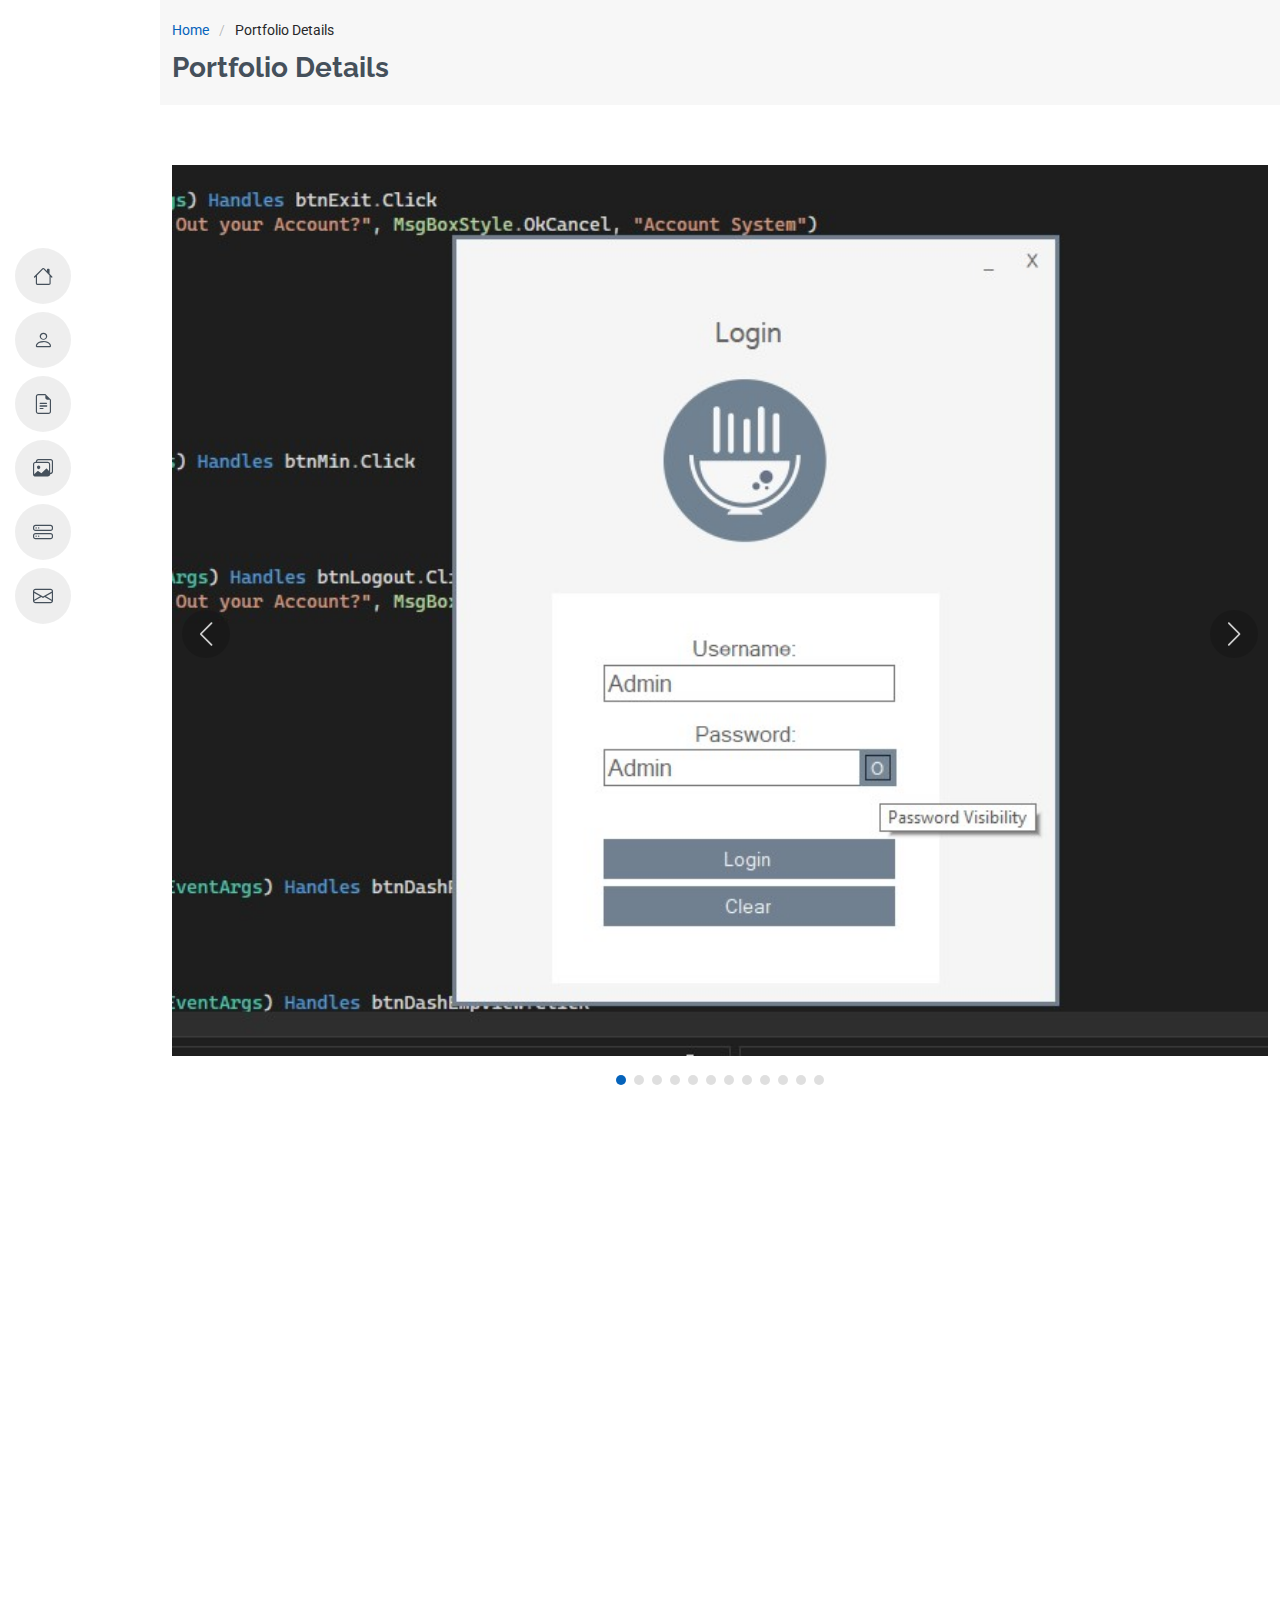
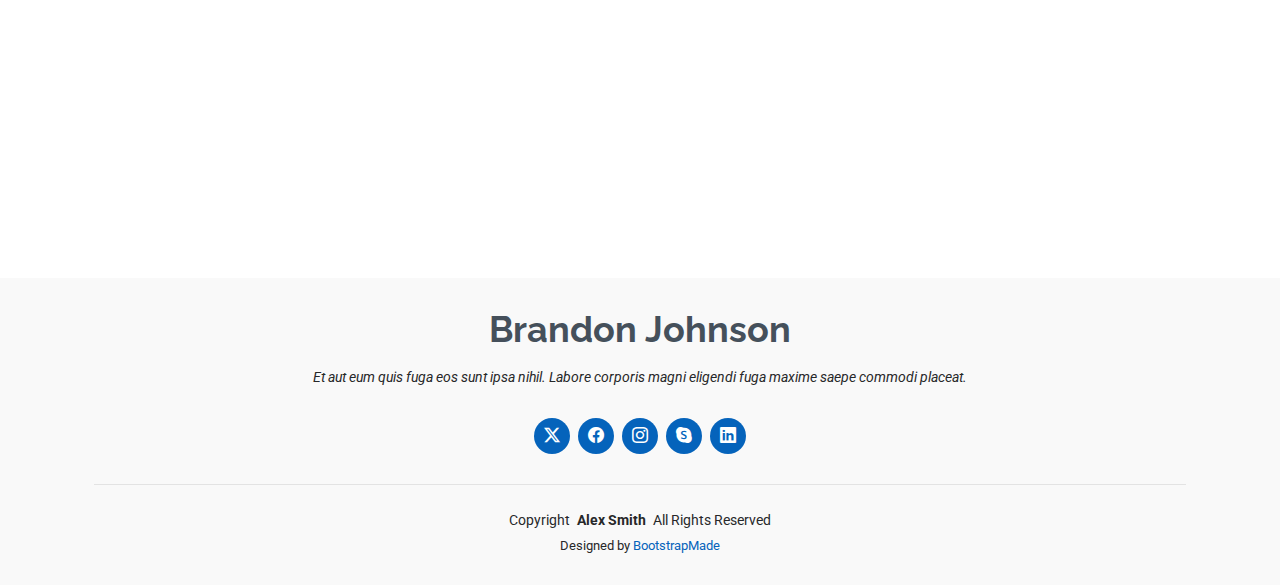
<file: hotel-details.html>
<!DOCTYPE html>
<html lang="en">

<head>
  <meta charset="utf-8">
  <meta content="width=device-width, initial-scale=1.0" name="viewport">
  <title>Portfolio Details - MyResume Bootstrap Template</title>
  <meta content="" name="description">
  <meta content="" name="keywords">

  <!-- Favicons -->
  <link href="assets/img/favicon.png" rel="icon">
  <link href="assets/img/apple-touch-icon.png" rel="apple-touch-icon">

  <!-- Fonts -->
  <link href="https://fonts.googleapis.com" rel="preconnect">
  <link href="https://fonts.gstatic.com" rel="preconnect" crossorigin>
  <link href="https://fonts.googleapis.com/css2?family=Roboto:ital,wght@0,100;0,300;0,400;0,500;0,700;0,900;1,100;1,300;1,400;1,500;1,700;1,900&family=Poppins:ital,wght@0,100;0,200;0,300;0,400;0,500;0,600;0,700;0,800;0,900;1,100;1,200;1,300;1,400;1,500;1,600;1,700;1,800;1,900&family=Raleway:ital,wght@0,100;0,200;0,300;0,400;0,500;0,600;0,700;0,800;0,900;1,100;1,200;1,300;1,400;1,500;1,600;1,700;1,800;1,900&display=swap" rel="stylesheet">

  <!-- Vendor CSS Files -->
  <link href="assets/vendor/bootstrap/css/bootstrap.min.css" rel="stylesheet">
  <link href="assets/vendor/bootstrap-icons/bootstrap-icons.css" rel="stylesheet">
  <link href="assets/vendor/aos/aos.css" rel="stylesheet">
  <link href="assets/vendor/glightbox/css/glightbox.min.css" rel="stylesheet">
  <link href="assets/vendor/swiper/swiper-bundle.min.css" rel="stylesheet">

  <!-- Main CSS File -->
  <link href="assets/css/main.css" rel="stylesheet">

  <!-- =======================================================
  * Template Name: MyResume
  * Template URL: https://bootstrapmade.com/free-html-bootstrap-template-my-resume/
  * Updated: Jun 29 2024 with Bootstrap v5.3.3
  * Author: BootstrapMade.com
  * License: https://bootstrapmade.com/license/
  ======================================================== -->
</head>

<body class="portfolio-details-page">

  <header id="header" class="header d-flex flex-column justify-content-center">

    <i class="header-toggle d-xl-none bi bi-list"></i>

    <nav id="navmenu" class="navmenu">
      <ul>
        <li><a href="index.html#hero"><i class="bi bi-house navicon"></i><span>Home</span></a></li>
        <li><a href="index.html#about"><i class="bi bi-person navicon"></i><span>About</span></a></li>
        <li><a href="index.html#resume"><i class="bi bi-file-earmark-text navicon"></i><span>Resume</span></a></li>
        <li><a href="index.html#portfolio"><i class="bi bi-images navicon"></i><span>Portfolio</span></a></li>
        <li><a href="index.html#services"><i class="bi bi-hdd-stack navicon"></i><span>Services</span></a></li>
        <li><a href="index.html#contact"><i class="bi bi-envelope navicon"></i><span>Contact</span></a></li>
      </ul>
    </nav>

  </header>

  <main class="main">

    <!-- Page Title -->
    <div class="page-title" data-aos="fade">
      <div class="container">
        <nav class="breadcrumbs">
          <ol>
            <li><a href="index.html">Home</a></li>
            <li class="current">Portfolio Details</li>
          </ol>
        </nav>
        <h1>Portfolio Details</h1>
      </div>
    </div><!-- End Page Title -->

    <!-- Portfolio Details Section -->
    <section id="portfolio-details" class="portfolio-details section">

      <div class="container" data-aos="fade-up">

        <div class="portfolio-details-slider swiper init-swiper">
          <script type="application/json" class="swiper-config">
            {
              "loop": true,
              "speed": 600,
              "autoplay": {
                "delay": 5000
              },
              "slidesPerView": "auto",
              "navigation": {
                "nextEl": ".swiper-button-next",
                "prevEl": ".swiper-button-prev"
              },
              "pagination": {
                "el": ".swiper-pagination",
                "type": "bullets",
                "clickable": true
              }
            }
          </script>
          <div class="swiper-wrapper align-items-center">

            <div class="swiper-slide">
              <img src="assets/img/winApp-portfolio/hotelLMS/login.jpg" alt="">
            </div>
            <div class="swiper-slide">
              <img src="assets/img/winApp-portfolio/hotelLMS/loading.jpg" alt="">
            </div>
            <div class="swiper-slide">
              <img src="assets/img/winApp-portfolio/hotelLMS/dashboard.jpg" alt="">
            </div>
            <div class="swiper-slide">
              <img src="assets/img/winApp-portfolio/hotelLMS/dashbaord-addEmployee.jpg" alt="">
            </div>
            <div class="swiper-slide">
              <img src="assets/img/winApp-portfolio/hotelLMS/customer.jpg" alt="">
            </div>
            <div class="swiper-slide">
              <img src="assets/img/winApp-portfolio/hotelLMS/employees.jpg" alt="">
            </div>
            <div class="swiper-slide">
              <img src="assets/img/winApp-portfolio/hotelLMS/membership.jpg" alt="">
            </div>
            <div class="swiper-slide">
              <img src="assets/img/winApp-portfolio/hotelLMS/reservations.jpg" alt="">
            </div>
            <div class="swiper-slide">
              <img src="assets/img/winApp-portfolio/hotelLMS/rooms.jpg" alt="">
            </div>
            <div class="swiper-slide">
              <img src="assets/img/winApp-portfolio/hotelLMS/Event-rooms.jpg" alt="">
            </div>
            <div class="swiper-slide">
              <img src="assets/img/winApp-portfolio/hotelLMS/check-in-form.jpg" alt="">
            </div>
            <div class="swiper-slide">
              <img src="assets/img/winApp-portfolio/hotelLMS/check-in-form1.jpg" alt="">
            </div>
          </div>
          <div class="swiper-button-prev"></div>
          <div class="swiper-button-next"></div>
          <div class="swiper-pagination"></div>
        </div>

        <div class="row justify-content-between gy-4 mt-4">

          <div class="col-lg-8" data-aos="fade-up">
            <div class="portfolio-description">
              <h2>This is an example of portfolio details</h2>
              <p>
                Autem ipsum nam porro corporis rerum. Quis eos dolorem eos itaque inventore commodi labore quia quia. Exercitationem repudiandae officiis neque suscipit non officia eaque itaque enim. Voluptatem officia accusantium nesciunt est omnis tempora consectetur dignissimos. Sequi nulla at esse enim cum deserunt eius.
              </p>
              <p>
                Amet consequatur qui dolore veniam voluptatem voluptatem sit. Non aspernatur atque natus ut cum nam et. Praesentium error dolores rerum minus sequi quia veritatis eum. Eos et doloribus doloremque nesciunt molestiae laboriosam.
              </p>

              <div class="testimonial-item">
                <p>
                  <i class="bi bi-quote quote-icon-left"></i>
                  <span>Export tempor illum tamen malis malis eram quae irure esse labore quem cillum quid cillum eram malis quorum velit fore eram velit sunt aliqua noster fugiat irure amet legam anim culpa.</span>
                  <i class="bi bi-quote quote-icon-right"></i>
                </p>
                <div>
                  <img src="assets/img/testimonials/testimonials-2.jpg" class="testimonial-img" alt="">
                  <h3>Sara Wilsson</h3>
                  <h4>Designer</h4>
                </div>
              </div>

              <p>
                Impedit ipsum quae et aliquid doloribus et voluptatem quasi. Perspiciatis occaecati earum et magnam animi. Quibusdam non qui ea vitae suscipit vitae sunt. Repudiandae incidunt cumque minus deserunt assumenda tempore. Delectus voluptas necessitatibus est.
              </p>

              <p>
                Sunt voluptatum sapiente facilis quo odio aut ipsum repellat debitis. Molestiae et autem libero. Explicabo et quod necessitatibus similique quis dolor eum. Numquam eaque praesentium rem et qui nesciunt.
              </p>

            </div>
          </div>

          <div class="col-lg-3" data-aos="fade-up" data-aos-delay="100">
            <div class="portfolio-info">
              <h3>Project information</h3>
              <ul>
                <li><strong>Category</strong> Web design</li>
                <li><strong>Client</strong> ASU Company</li>
                <li><strong>Project date</strong> 01 March, 2020</li>
                <li><strong>Project URL</strong> <a href="#">www.example.com</a></li>
                <li><a href="#" class="btn-visit align-self-start">Visit Website</a></li>
              </ul>
            </div>
          </div>

        </div>

      </div>

    </section><!-- /Portfolio Details Section -->

  </main>

  <footer id="footer" class="footer position-relative light-background">
    <div class="container">
      <h3 class="sitename">Brandon Johnson</h3>
      <p>Et aut eum quis fuga eos sunt ipsa nihil. Labore corporis magni eligendi fuga maxime saepe commodi placeat.</p>
      <div class="social-links d-flex justify-content-center">
        <a href=""><i class="bi bi-twitter-x"></i></a>
        <a href=""><i class="bi bi-facebook"></i></a>
        <a href=""><i class="bi bi-instagram"></i></a>
        <a href=""><i class="bi bi-skype"></i></a>
        <a href=""><i class="bi bi-linkedin"></i></a>
      </div>
      <div class="container">
        <div class="copyright">
          <span>Copyright</span> <strong class="px-1 sitename">Alex Smith</strong> <span>All Rights Reserved</span>
        </div>
        <div class="credits">
          <!-- All the links in the footer should remain intact. -->
          <!-- You can delete the links only if you've purchased the pro version. -->
          <!-- Licensing information: https://bootstrapmade.com/license/ -->
          <!-- Purchase the pro version with working PHP/AJAX contact form: [buy-url] -->
          Designed by <a href="https://bootstrapmade.com/">BootstrapMade</a>
        </div>
      </div>
    </div>
  </footer>

  <!-- Scroll Top -->
  <a href="#" id="scroll-top" class="scroll-top d-flex align-items-center justify-content-center"><i class="bi bi-arrow-up-short"></i></a>

  <!-- Preloader -->
  <div id="preloader"></div>

  <!-- Vendor JS Files -->
  <script src="assets/vendor/bootstrap/js/bootstrap.bundle.min.js"></script>
  <script src="assets/vendor/php-email-form/validate.js"></script>
  <script src="assets/vendor/aos/aos.js"></script>
  <script src="assets/vendor/typed.js/typed.umd.js"></script>
  <script src="assets/vendor/purecounter/purecounter_vanilla.js"></script>
  <script src="assets/vendor/waypoints/noframework.waypoints.js"></script>
  <script src="assets/vendor/glightbox/js/glightbox.min.js"></script>
  <script src="assets/vendor/imagesloaded/imagesloaded.pkgd.min.js"></script>
  <script src="assets/vendor/isotope-layout/isotope.pkgd.min.js"></script>
  <script src="assets/vendor/swiper/swiper-bundle.min.js"></script>

  <!-- Main JS File -->
  <script src="assets/js/main.js"></script>

</body>

</html>
</file>
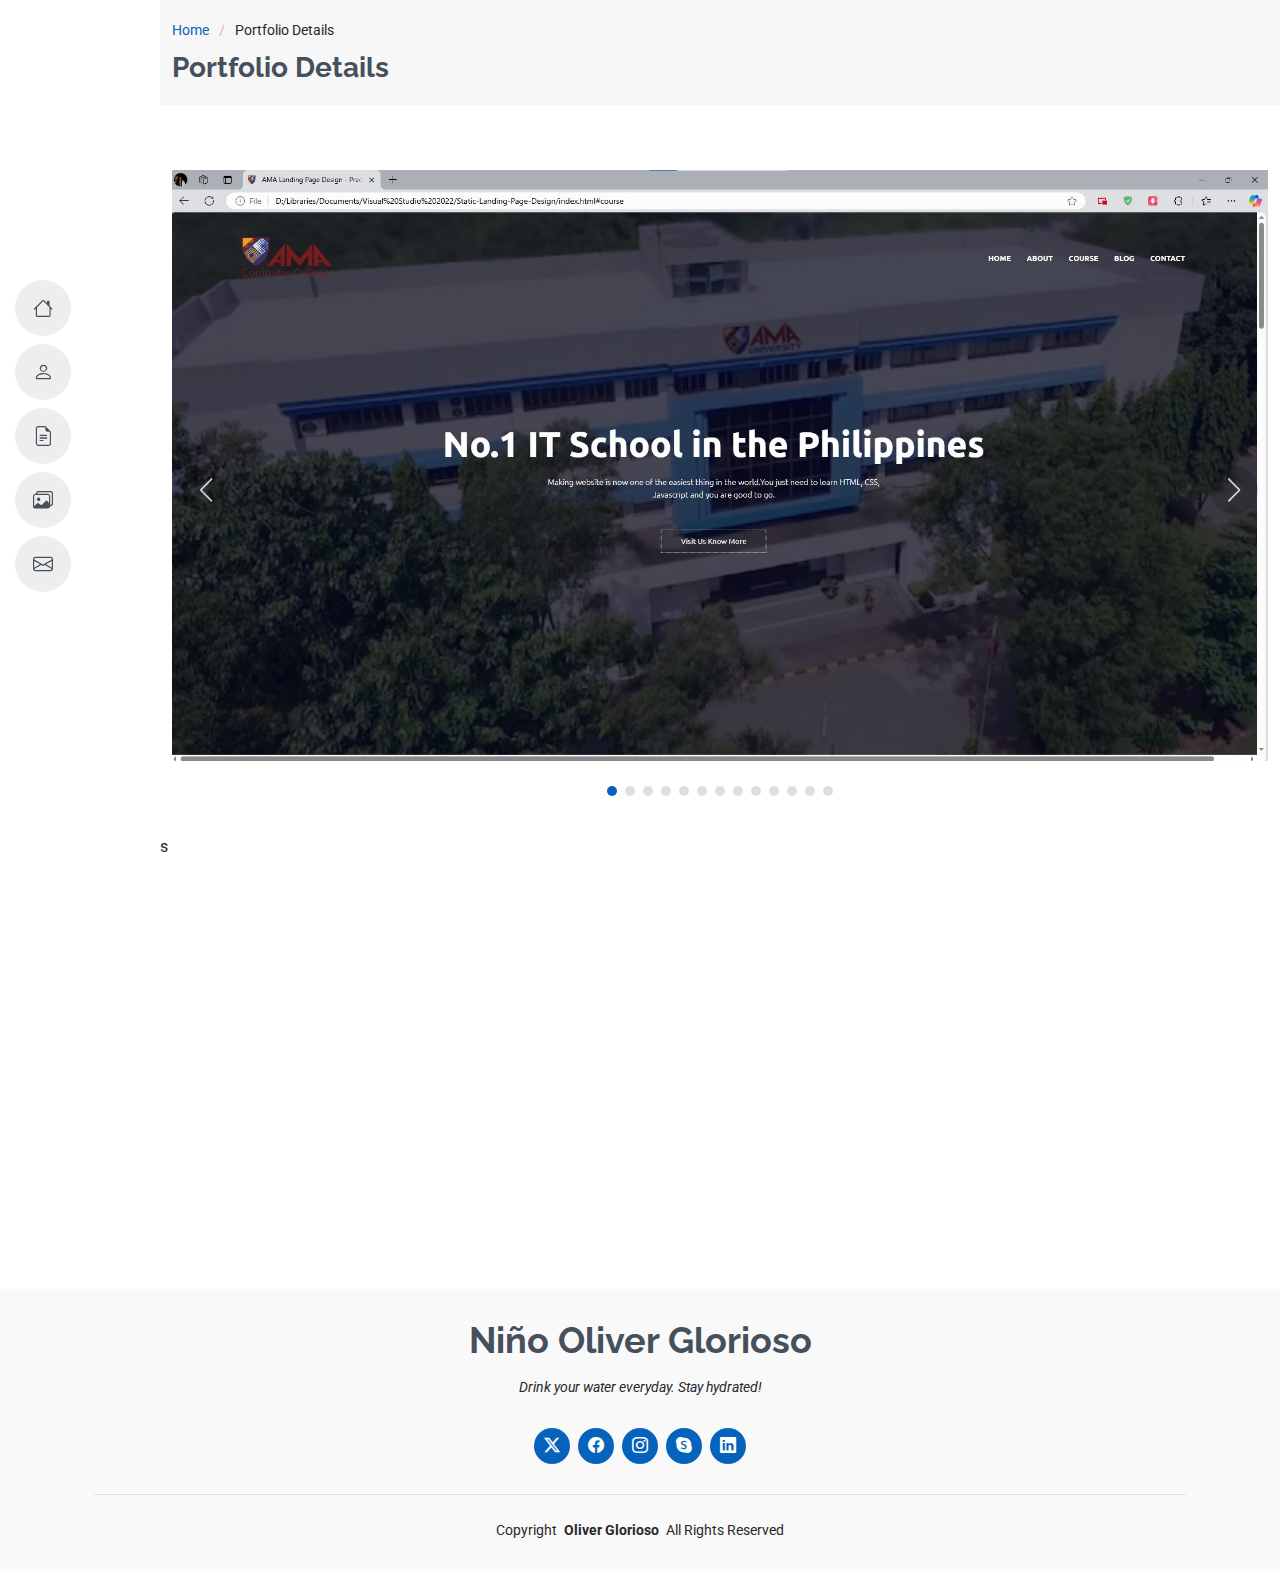
<file: landingPage-details.html>
<!DOCTYPE html>
<html lang="en">

<head>
  <meta charset="utf-8">
  <meta content="width=device-width, initial-scale=1.0" name="viewport">
  <title>Portfolio Details - MyResume Bootstrap Template</title>
  <meta content="" name="description">
  <meta content="" name="keywords">

   <!-- Favicons -->
   <link href="assets/img/favicons/icon-neg.png" rel="icon">
   <link href="assets/img/favicons/icon-neg.png" rel="apple-touch-icon">
  <!-- Fonts -->
  <link href="https://fonts.googleapis.com" rel="preconnect">
  <link href="https://fonts.gstatic.com" rel="preconnect" crossorigin>
  <link href="https://fonts.googleapis.com/css2?family=Roboto:ital,wght@0,100;0,300;0,400;0,500;0,700;0,900;1,100;1,300;1,400;1,500;1,700;1,900&family=Poppins:ital,wght@0,100;0,200;0,300;0,400;0,500;0,600;0,700;0,800;0,900;1,100;1,200;1,300;1,400;1,500;1,600;1,700;1,800;1,900&family=Raleway:ital,wght@0,100;0,200;0,300;0,400;0,500;0,600;0,700;0,800;0,900;1,100;1,200;1,300;1,400;1,500;1,600;1,700;1,800;1,900&display=swap" rel="stylesheet">

  <!-- Vendor CSS Files -->
  <link href="assets/vendor/bootstrap/css/bootstrap.min.css" rel="stylesheet">
  <link href="assets/vendor/bootstrap-icons/bootstrap-icons.css" rel="stylesheet">
  <link href="assets/vendor/aos/aos.css" rel="stylesheet">
  <link href="assets/vendor/glightbox/css/glightbox.min.css" rel="stylesheet">
  <link href="assets/vendor/swiper/swiper-bundle.min.css" rel="stylesheet">

  <!-- Main CSS File -->
  <link href="assets/css/main.css" rel="stylesheet">

  <!-- =======================================================
  * Template Name: MyResume
  * Template URL: https://bootstrapmade.com/free-html-bootstrap-template-my-resume/
  * Updated: Jun 29 2024 with Bootstrap v5.3.3
  * Author: BootstrapMade.com
  * License: https://bootstrapmade.com/license/
  ======================================================== -->
</head>

<body class="portfolio-details-page">

  <header id="header" class="header d-flex flex-column justify-content-center">

    <i class="header-toggle d-xl-none bi bi-list"></i>

    <nav id="navmenu" class="navmenu">
      <ul>
        <li><a href="index.html#hero"><i class="bi bi-house navicon"></i><span>Home</span></a></li>
        <li><a href="index.html#about"><i class="bi bi-person navicon"></i><span>About</span></a></li>
        <li><a href="index.html#resume"><i class="bi bi-file-earmark-text navicon"></i><span>Resume</span></a></li>
        <li><a href="index.html#portfolio"><i class="bi bi-images navicon"></i><span>Portfolio</span></a></li>
        <li><a href="index.html#contact"><i class="bi bi-envelope navicon"></i><span>Contact</span></a></li>
      </ul>
    </nav>

  </header>

  <main class="main">

    <!-- Page Title -->
    <div class="page-title" data-aos="fade">
      <div class="container">
        <nav class="breadcrumbs">
          <ol>
            <li><a href="index.html">Home</a></li>
            <li class="current">Portfolio Details</li>
          </ol>
        </nav>
        <h1>Portfolio Details</h1>
      </div>
    </div><!-- End Page Title -->

    <!-- Portfolio Details Section -->
    <section id="portfolio-details" class="portfolio-details section">

      <div class="container" data-aos="fade-up">

        <div class="portfolio-details-slider swiper init-swiper">
          <script type="application/json" class="swiper-config">
            {
              "loop": true,
              "speed": 600,
              "autoplay": {
                "delay": 5000
              },
              "slidesPerView": "auto",
              "navigation": {
                "nextEl": ".swiper-button-next",
                "prevEl": ".swiper-button-prev"
              },
              "pagination": {
                "el": ".swiper-pagination",
                "type": "bullets",
                "clickable": true
              }
            }
          </script>
          <div class="swiper-wrapper align-items-center">

            <div class="swiper-slide">
              <img src="assets/img/website-portfolio/Landing-page-static/homepage-1.jpg" alt="">
            </div>
            <div class="swiper-slide">
              <img src="assets/img/website-portfolio/Landing-page-static/homepage-2.jpg" alt="">
            </div>
            <div class="swiper-slide">
              <img src="assets/img/website-portfolio/Landing-page-static/homepage-3.jpg" alt="">
            </div>
            <div class="swiper-slide">
              <img src="assets/img/website-portfolio/Landing-page-static/homepage-4.jpg" alt="">
            </div>
            <div class="swiper-slide">
              <img src="assets/img/website-portfolio/Landing-page-static/homepage-5.jpg" alt="">
            </div>
            <div class="swiper-slide">
              <img src="assets/img/website-portfolio/Landing-page-static/homepage-6.jpg" alt="">
            </div>
            <div class="swiper-slide">
              <img src="assets/img/website-portfolio/Landing-page-static/About.jpg" alt="">
            </div>
            <div class="swiper-slide">
              <img src="assets/img/website-portfolio/Landing-page-static/blog-1.jpg" alt="">
            </div>
            <div class="swiper-slide">
              <img src="assets/img/website-portfolio/Landing-page-static/blog-2.jpg" alt="">
            </div>
            <div class="swiper-slide">
              <img src="assets/img/website-portfolio/Landing-page-static/Course-1.jpg" alt="">
            </div>
            <div class="swiper-slide">
              <img src="assets/img/website-portfolio/Landing-page-static/Course-2.jpg" alt="">
            </div>
            <div class="swiper-slide">
              <img src="assets/img/website-portfolio/Landing-page-static/contact-1.jpg" alt="">
            </div>
            <div class="swiper-slide">
              <img src="assets/img/website-portfolio/Landing-page-static/contact-2.jpg" alt="">
            </div>
          </div>
          <div class="swiper-button-prev"></div>
          <div class="swiper-button-next"></div>
          <div class="swiper-pagination"></div>
        </div>

        <div class="row justify-content-between gy-4 mt-4">s

          <div class="col-lg-8" data-aos="fade-up">
            <div class="portfolio-description">
              <h2>AMA Computer College Static Landing Page</h2>
             <p>A clean and responsive static webpage designed to showcase AMA Computer College. It highlights the institution's programs, achievements, campus facilities, and admission details.
               With user-friendly navigation and visually appealing design, it provides essential information to prospective students at a glance.</p>
               <p>The website uses web-developmental tools such as html, css and javascript.</p>
            </div>
          </div>

          <div class="col-lg-3" data-aos="fade-up" data-aos-delay="100">
            <div class="portfolio-info">
              <h3>Project information</h3>
              <ul>
                <li><strong>Category</strong> Website Design</li>
                <li><strong>Client</strong> School Project</li>
                <li><strong>Project date</strong> 2022</li>
                <li><strong>Project URL</strong> <a href="https://github.com/snowhyt/Static-Landing-Page.git" target="_blank">Source Code</a></li>
                <li><a href="https://github.com/snowhyt/Static-Landing-Page.git" class="btn-visit align-self-start">Visit Website</a></li>
              </ul>
            </div>
          </div>

        </div>

      </div>

    </section><!-- /Portfolio Details Section -->

  </main>

  <footer id="footer" class="footer position-relative light-background">
    <div class="container">
      <h3 class="sitename">Niño Oliver Glorioso</h3>
      <p>Drink your water everyday. Stay hydrated!</p>
      <div class="social-links d-flex justify-content-center">
        <a href=""><i class="bi bi-twitter-x"></i></a>
        <a href="https://www.facebook.com/glorioso.snowhyt" target="_blank"><i class="bi bi-facebook"></i></a>
        <a href="https://www.instagram.com/obieglorioso/" target="_blank"><i class="bi bi-instagram"></i></a>
        <a href="https://www.skype.com/en/" target="_blank"><i class="bi bi-skype"></i></a>
        <a href="https://www.linkedin.com/in/oliverglorioso-082604253" target="_blank"><i class="bi bi-linkedin"></i></a>
      </div>
      <div class="container">
        <div class="copyright">
          <span>Copyright</span> <strong class="px-1 sitename">Oliver Glorioso</strong> <span>All Rights Reserved</span>
        </div>
        
      </div>
    </div>
  </footer>

  <!-- Scroll Top -->
  <a href="#" id="scroll-top" class="scroll-top d-flex align-items-center justify-content-center"><i class="bi bi-arrow-up-short"></i></a>

  <!-- Preloader -->
  <div id="preloader"></div>

  <!-- Vendor JS Files -->
  <script src="assets/vendor/bootstrap/js/bootstrap.bundle.min.js"></script>
  <script src="assets/vendor/php-email-form/validate.js"></script>
  <script src="assets/vendor/aos/aos.js"></script>
  <script src="assets/vendor/typed.js/typed.umd.js"></script>
  <script src="assets/vendor/purecounter/purecounter_vanilla.js"></script>
  <script src="assets/vendor/waypoints/noframework.waypoints.js"></script>
  <script src="assets/vendor/glightbox/js/glightbox.min.js"></script>
  <script src="assets/vendor/imagesloaded/imagesloaded.pkgd.min.js"></script>
  <script src="assets/vendor/isotope-layout/isotope.pkgd.min.js"></script>
  <script src="assets/vendor/swiper/swiper-bundle.min.js"></script>

  <!-- Main JS File -->
  <script src="assets/js/main.js"></script>

</body>

</html>
</file>
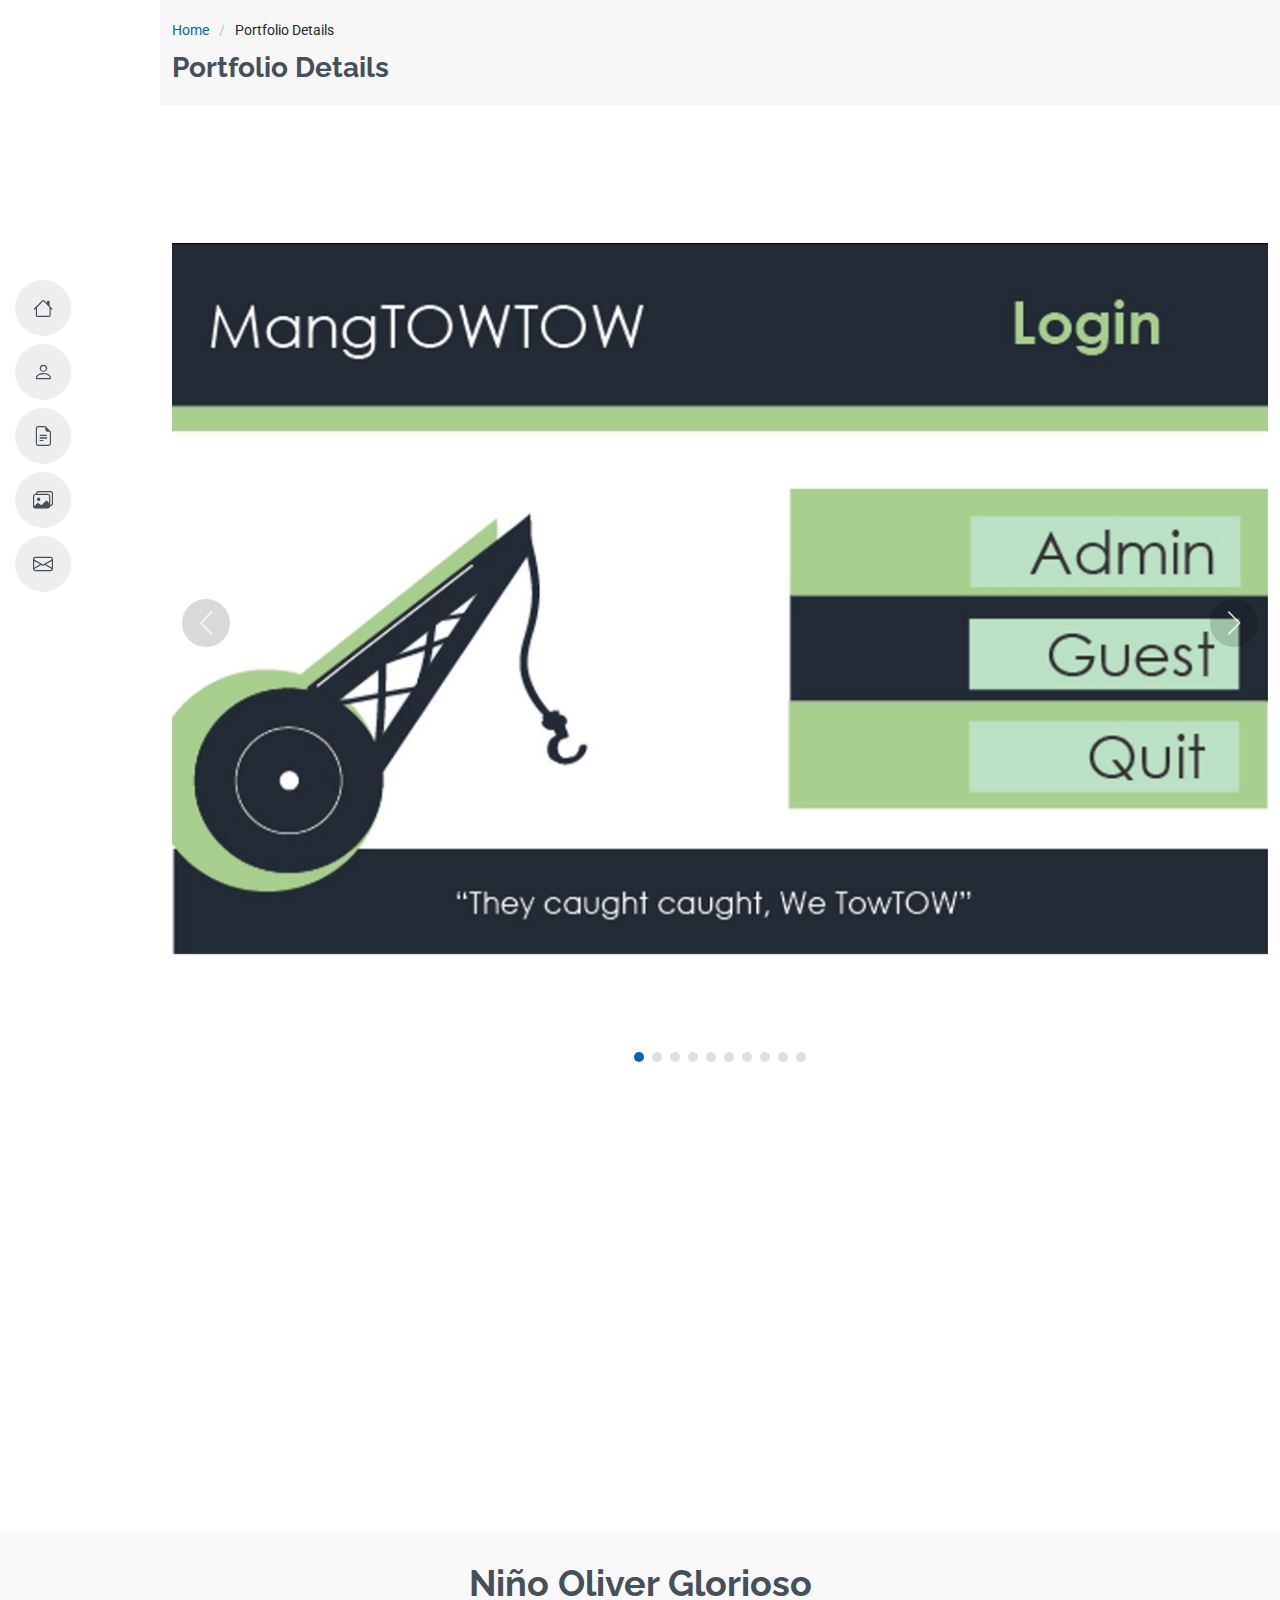
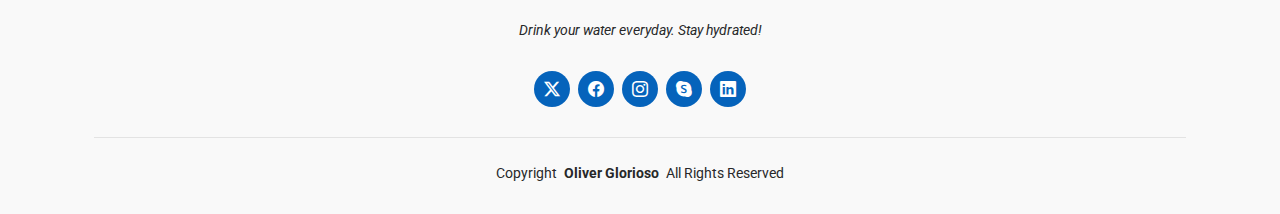
<file: mangtowtow-details.html>
<!DOCTYPE html>
<html lang="en">

<head>
  <meta charset="utf-8">
  <meta content="width=device-width, initial-scale=1.0" name="viewport">
  <title>Portfolio Details - MyResume Bootstrap Template</title>
  <meta content="" name="description">
  <meta content="" name="keywords">

   <!-- Favicons -->
   <link href="assets/img/favicons/icon-neg.png" rel="icon">
   <link href="assets/img/favicons/icon-neg.png" rel="apple-touch-icon">

  <!-- Fonts -->
  <link href="https://fonts.googleapis.com" rel="preconnect">
  <link href="https://fonts.gstatic.com" rel="preconnect" crossorigin>
  <link href="https://fonts.googleapis.com/css2?family=Roboto:ital,wght@0,100;0,300;0,400;0,500;0,700;0,900;1,100;1,300;1,400;1,500;1,700;1,900&family=Poppins:ital,wght@0,100;0,200;0,300;0,400;0,500;0,600;0,700;0,800;0,900;1,100;1,200;1,300;1,400;1,500;1,600;1,700;1,800;1,900&family=Raleway:ital,wght@0,100;0,200;0,300;0,400;0,500;0,600;0,700;0,800;0,900;1,100;1,200;1,300;1,400;1,500;1,600;1,700;1,800;1,900&display=swap" rel="stylesheet">

  <!-- Vendor CSS Files -->
  <link href="assets/vendor/bootstrap/css/bootstrap.min.css" rel="stylesheet">
  <link href="assets/vendor/bootstrap-icons/bootstrap-icons.css" rel="stylesheet">
  <link href="assets/vendor/aos/aos.css" rel="stylesheet">
  <link href="assets/vendor/glightbox/css/glightbox.min.css" rel="stylesheet">
  <link href="assets/vendor/swiper/swiper-bundle.min.css" rel="stylesheet">

  <!-- Main CSS File -->
  <link href="assets/css/main.css" rel="stylesheet">

  <!-- =======================================================
  * Template Name: MyResume
  * Template URL: https://bootstrapmade.com/free-html-bootstrap-template-my-resume/
  * Updated: Jun 29 2024 with Bootstrap v5.3.3
  * Author: BootstrapMade.com
  * License: https://bootstrapmade.com/license/
  ======================================================== -->
</head>

<body class="portfolio-details-page">

  <header id="header" class="header d-flex flex-column justify-content-center">

    <i class="header-toggle d-xl-none bi bi-list"></i>

    <nav id="navmenu" class="navmenu">
      <ul>
        <li><a href="index.html#hero"><i class="bi bi-house navicon"></i><span>Home</span></a></li>
        <li><a href="index.html#about"><i class="bi bi-person navicon"></i><span>About</span></a></li>
        <li><a href="index.html#resume"><i class="bi bi-file-earmark-text navicon"></i><span>Resume</span></a></li>
        <li><a href="index.html#portfolio"><i class="bi bi-images navicon"></i><span>Portfolio</span></a></li>
        <li><a href="index.html#contact"><i class="bi bi-envelope navicon"></i><span>Contact</span></a></li>
      </ul>
    </nav>

  </header>

  <main class="main">

    <!-- Page Title -->
    <div class="page-title" data-aos="fade">
      <div class="container">
        <nav class="breadcrumbs">
          <ol>
            <li><a href="index.html">Home</a></li>
            <li class="current">Portfolio Details</li>
          </ol>
        </nav>
        <h1>Portfolio Details</h1>
      </div>
    </div><!-- End Page Title -->

    <!-- Portfolio Details Section -->
    <section id="portfolio-details" class="portfolio-details section">

      <div class="container" data-aos="fade-up">

        <div class="portfolio-details-slider swiper init-swiper">
          <script type="application/json" class="swiper-config">
            {
              "loop": true,
              "speed": 600,
              "autoplay": {
                "delay": 5000
              },
              "slidesPerView": "auto",
              "navigation": {
                "nextEl": ".swiper-button-next",
                "prevEl": ".swiper-button-prev"
              },
              "pagination": {
                "el": ".swiper-pagination",
                "type": "bullets",
                "clickable": true
              }
            }
          </script>
          <div class="swiper-wrapper align-items-center">

            <div class="swiper-slide">
              <img src="assets/img/winApp-portfolio/mangtowtow/login.jpg" alt="">
            </div>

            <div class="swiper-slide">
              <img src="assets/img/winApp-portfolio/mangtowtow/dashboard.jpg" alt="">
            </div>
            <div class="swiper-slide">
              <img src="assets/img/winApp-portfolio/mangtowtow/violator.jpg" alt="">
            </div>
            <div class="swiper-slide">
              <img src="assets/img/winApp-portfolio/mangtowtow/violation.jpg" alt="">
            </div>
            <div class="swiper-slide">
              <img src="assets/img/winApp-portfolio/mangtowtow/vehicle.jpg" alt="">
            </div>
            <div class="swiper-slide">
              <img src="assets/img/winApp-portfolio/mangtowtow/authority.jpg" alt="">
            </div>
            <div class="swiper-slide">
              <img src="assets/img/winApp-portfolio/mangtowtow/new record.jpg" alt="">
            </div>
            <div class="swiper-slide">
              <img src="assets/img/winApp-portfolio/mangtowtow/newrec.jpg" alt="">
            </div>
            <div class="swiper-slide">
              <img src="assets/img/winApp-portfolio/mangtowtow/add.jpg" alt="">
            </div>
            <div class="swiper-slide">
              <img src="assets/img/winApp-portfolio/mangtowtow/addcode.jpg" alt="">
            </div>
          </div>
          <div class="swiper-button-prev"></div>
          <div class="swiper-button-next"></div>
          <div class="swiper-pagination"></div>
        </div>

        <div class="row justify-content-between gy-4 mt-4">

          <div class="col-lg-8" data-aos="fade-up">
            <div class="portfolio-description">
              <h2>MangTowTow</h2>
              <p>
                A simple information management system designed to manage tow truck operations efficiently. 
                It tracks violation details, vehicle owner, vehicle details, and fine details. 
                
              </p>
              <p>
               The system uses Vb.NET and Visual Studio.
              </p>
            </div>
          </div>

          <div class="col-lg-3" data-aos="fade-up" data-aos-delay="100">
            <div class="portfolio-info">
              <h3>Project information</h3>
              <ul>
                <li><strong>Category</strong> Windows Application</li>
                <li><strong>Client</strong> School Project</li>
                <li><strong>Project date</strong> 2020</li>
                <li><strong>Project URL</strong> <a href="#"></a></li>
                <li><a href="#" class="btn-visit align-self-start">Visit Website</a></li>
              </ul>
            </div>
          </div>

        </div>

      </div>

    </section><!-- /Portfolio Details Section -->

  </main>

  <footer id="footer" class="footer position-relative light-background">
    <div class="container">
      <h3 class="sitename">Niño Oliver Glorioso</h3>
      <p>Drink your water everyday. Stay hydrated!</p>
      <div class="social-links d-flex justify-content-center">
        <a href=""><i class="bi bi-twitter-x"></i></a>
        <a href="https://www.facebook.com/glorioso.snowhyt" target="_blank"><i class="bi bi-facebook"></i></a>
        <a href="https://www.instagram.com/obieglorioso/" target="_blank"><i class="bi bi-instagram"></i></a>
        <a href="https://www.skype.com/en/" target="_blank"><i class="bi bi-skype"></i></a>
        <a href="https://www.linkedin.com/in/oliverglorioso-082604253" target="_blank"><i class="bi bi-linkedin"></i></a>
      </div>
      <div class="container">
        <div class="copyright">
          <span>Copyright</span> <strong class="px-1 sitename">Oliver Glorioso</strong> <span>All Rights Reserved</span>
        </div>
        
      </div>
    </div>
  </footer>

  <!-- Scroll Top -->
  <a href="#" id="scroll-top" class="scroll-top d-flex align-items-center justify-content-center"><i class="bi bi-arrow-up-short"></i></a>

  <!-- Preloader -->
  <div id="preloader"></div>

  <!-- Vendor JS Files -->
  <script src="assets/vendor/bootstrap/js/bootstrap.bundle.min.js"></script>
  <script src="assets/vendor/php-email-form/validate.js"></script>
  <script src="assets/vendor/aos/aos.js"></script>
  <script src="assets/vendor/typed.js/typed.umd.js"></script>
  <script src="assets/vendor/purecounter/purecounter_vanilla.js"></script>
  <script src="assets/vendor/waypoints/noframework.waypoints.js"></script>
  <script src="assets/vendor/glightbox/js/glightbox.min.js"></script>
  <script src="assets/vendor/imagesloaded/imagesloaded.pkgd.min.js"></script>
  <script src="assets/vendor/isotope-layout/isotope.pkgd.min.js"></script>
  <script src="assets/vendor/swiper/swiper-bundle.min.js"></script>

  <!-- Main JS File -->
  <script src="assets/js/main.js"></script>

</body>

</html>
</file>
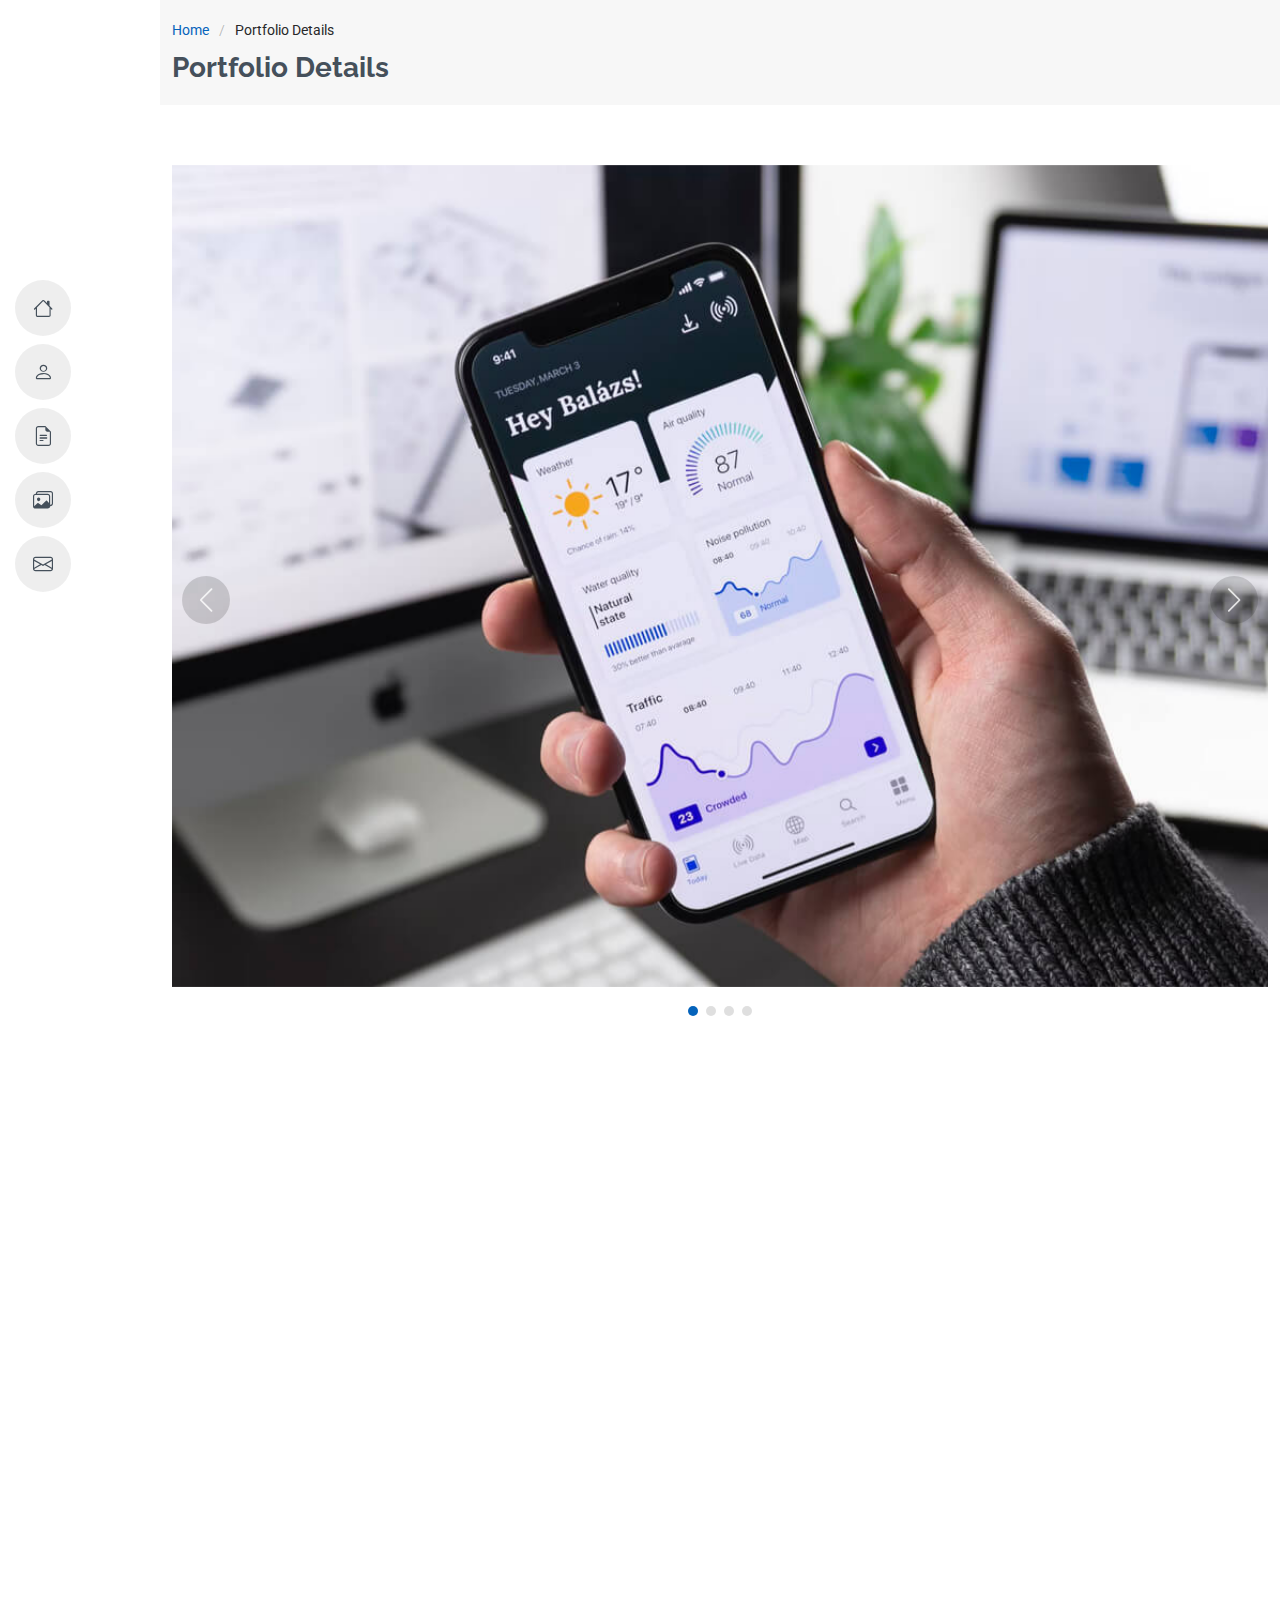
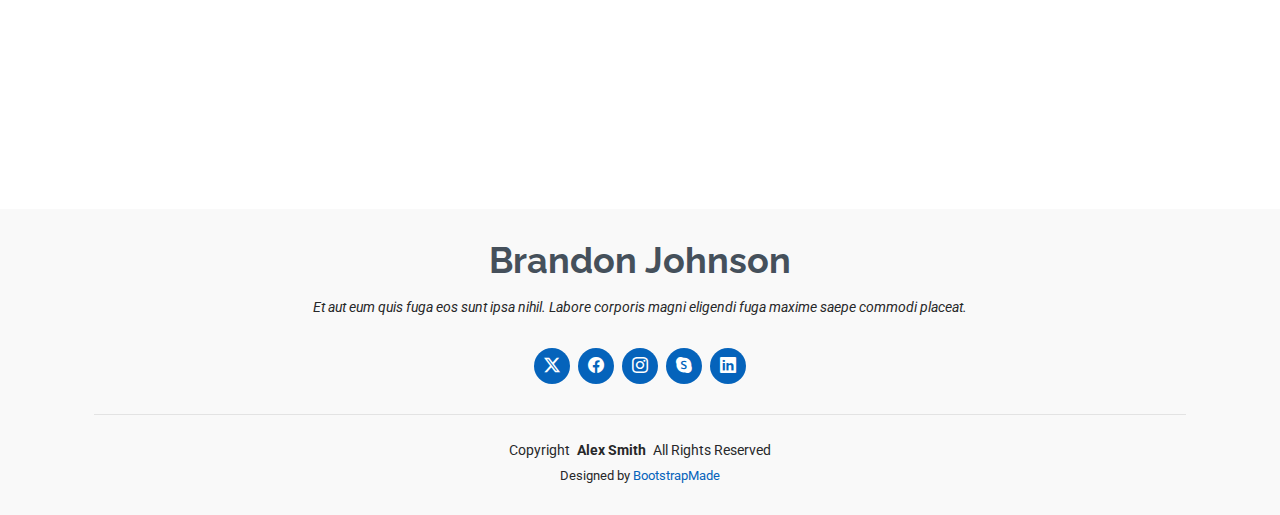
<file: portfolio-details.html>
<!DOCTYPE html>
<html lang="en">

<head>
  <meta charset="utf-8">
  <meta content="width=device-width, initial-scale=1.0" name="viewport">
  <title>Portfolio Details - MyResume Bootstrap Template</title>
  <meta content="" name="description">
  <meta content="" name="keywords">

  <!-- Favicons -->
  <link href="assets/img/favicon.png" rel="icon">
  <link href="assets/img/apple-touch-icon.png" rel="apple-touch-icon">

  <!-- Fonts -->
  <link href="https://fonts.googleapis.com" rel="preconnect">
  <link href="https://fonts.gstatic.com" rel="preconnect" crossorigin>
  <link href="https://fonts.googleapis.com/css2?family=Roboto:ital,wght@0,100;0,300;0,400;0,500;0,700;0,900;1,100;1,300;1,400;1,500;1,700;1,900&family=Poppins:ital,wght@0,100;0,200;0,300;0,400;0,500;0,600;0,700;0,800;0,900;1,100;1,200;1,300;1,400;1,500;1,600;1,700;1,800;1,900&family=Raleway:ital,wght@0,100;0,200;0,300;0,400;0,500;0,600;0,700;0,800;0,900;1,100;1,200;1,300;1,400;1,500;1,600;1,700;1,800;1,900&display=swap" rel="stylesheet">

  <!-- Vendor CSS Files -->
  <link href="assets/vendor/bootstrap/css/bootstrap.min.css" rel="stylesheet">
  <link href="assets/vendor/bootstrap-icons/bootstrap-icons.css" rel="stylesheet">
  <link href="assets/vendor/aos/aos.css" rel="stylesheet">
  <link href="assets/vendor/glightbox/css/glightbox.min.css" rel="stylesheet">
  <link href="assets/vendor/swiper/swiper-bundle.min.css" rel="stylesheet">

  <!-- Main CSS File -->
  <link href="assets/css/main.css" rel="stylesheet">

  <!-- =======================================================
  * Template Name: MyResume
  * Template URL: https://bootstrapmade.com/free-html-bootstrap-template-my-resume/
  * Updated: Jun 29 2024 with Bootstrap v5.3.3
  * Author: BootstrapMade.com
  * License: https://bootstrapmade.com/license/
  ======================================================== -->
</head>

<body class="portfolio-details-page">

  <header id="header" class="header d-flex flex-column justify-content-center">

    <i class="header-toggle d-xl-none bi bi-list"></i>

    <nav id="navmenu" class="navmenu">
      <ul>
        <li><a href="#hero"><i class="bi bi-house navicon"></i><span>Home</span></a></li>
        <li><a href="#about"><i class="bi bi-person navicon"></i><span>About</span></a></li>
        <li><a href="#resume"><i class="bi bi-file-earmark-text navicon"></i><span>Resume</span></a></li>
        <li><a href="#portfolio"><i class="bi bi-images navicon"></i><span>Portfolio</span></a></li>
        <li><a href="#contact"><i class="bi bi-envelope navicon"></i><span>Contact</span></a></li>
      </ul>
    </nav>

  </header>

  <main class="main">

    <!-- Page Title -->
    <div class="page-title" data-aos="fade">
      <div class="container">
        <nav class="breadcrumbs">
          <ol>
            <li><a href="index.html">Home</a></li>
            <li class="current">Portfolio Details</li>
          </ol>
        </nav>
        <h1>Portfolio Details</h1>
      </div>
    </div><!-- End Page Title -->

    <!-- Portfolio Details Section -->
    <section id="portfolio-details" class="portfolio-details section">

      <div class="container" data-aos="fade-up">

        <div class="portfolio-details-slider swiper init-swiper">
          <script type="application/json" class="swiper-config">
            {
              "loop": true,
              "speed": 600,
              "autoplay": {
                "delay": 5000
              },
              "slidesPerView": "auto",
              "navigation": {
                "nextEl": ".swiper-button-next",
                "prevEl": ".swiper-button-prev"
              },
              "pagination": {
                "el": ".swiper-pagination",
                "type": "bullets",
                "clickable": true
              }
            }
          </script>
          <div class="swiper-wrapper align-items-center">

            <div class="swiper-slide">
              <img src="assets/img/portfolio/app-1.jpg" alt="">
            </div>

            <div class="swiper-slide">
              <img src="assets/img/portfolio/product-1.jpg" alt="">
            </div>

            <div class="swiper-slide">
              <img src="assets/img/portfolio/branding-1.jpg" alt="">
            </div>

            <div class="swiper-slide">
              <img src="assets/img/portfolio/books-1.jpg" alt="">
            </div>

          </div>
          <div class="swiper-button-prev"></div>
          <div class="swiper-button-next"></div>
          <div class="swiper-pagination"></div>
        </div>

        <div class="row justify-content-between gy-4 mt-4">

          <div class="col-lg-8" data-aos="fade-up">
            <div class="portfolio-description">
              <h2>This is an example of portfolio details</h2>
              <p>
                Autem ipsum nam porro corporis rerum. Quis eos dolorem eos itaque inventore commodi labore quia quia. Exercitationem repudiandae officiis neque suscipit non officia eaque itaque enim. Voluptatem officia accusantium nesciunt est omnis tempora consectetur dignissimos. Sequi nulla at esse enim cum deserunt eius.
              </p>
              <p>
                Amet consequatur qui dolore veniam voluptatem voluptatem sit. Non aspernatur atque natus ut cum nam et. Praesentium error dolores rerum minus sequi quia veritatis eum. Eos et doloribus doloremque nesciunt molestiae laboriosam.
              </p>

              <div class="testimonial-item">
                <p>
                  <i class="bi bi-quote quote-icon-left"></i>
                  <span>Export tempor illum tamen malis malis eram quae irure esse labore quem cillum quid cillum eram malis quorum velit fore eram velit sunt aliqua noster fugiat irure amet legam anim culpa.</span>
                  <i class="bi bi-quote quote-icon-right"></i>
                </p>
                <div>
                  <img src="assets/img/testimonials/testimonials-2.jpg" class="testimonial-img" alt="">
                  <h3>Sara Wilsson</h3>
                  <h4>Designer</h4>
                </div>
              </div>

              <p>
                Impedit ipsum quae et aliquid doloribus et voluptatem quasi. Perspiciatis occaecati earum et magnam animi. Quibusdam non qui ea vitae suscipit vitae sunt. Repudiandae incidunt cumque minus deserunt assumenda tempore. Delectus voluptas necessitatibus est.
              </p>

              <p>
                Sunt voluptatum sapiente facilis quo odio aut ipsum repellat debitis. Molestiae et autem libero. Explicabo et quod necessitatibus similique quis dolor eum. Numquam eaque praesentium rem et qui nesciunt.
              </p>

            </div>
          </div>

          <div class="col-lg-3" data-aos="fade-up" data-aos-delay="100">
            <div class="portfolio-info">
              <h3>Project information</h3>
              <ul>
                <li><strong>Category</strong> Web design</li>
                <li><strong>Client</strong> ASU Company</li>
                <li><strong>Project date</strong> 01 March, 2020</li>
                <li><strong>Project URL</strong> <a href="#">www.example.com</a></li>
                <li><a href="#" class="btn-visit align-self-start">Visit Website</a></li>
              </ul>
            </div>
          </div>

        </div>

      </div>

    </section><!-- /Portfolio Details Section -->

  </main>

  <footer id="footer" class="footer position-relative light-background">
    <div class="container">
      <h3 class="sitename">Brandon Johnson</h3>
      <p>Et aut eum quis fuga eos sunt ipsa nihil. Labore corporis magni eligendi fuga maxime saepe commodi placeat.</p>
      <div class="social-links d-flex justify-content-center">
        <a href=""><i class="bi bi-twitter-x"></i></a>
        <a href=""><i class="bi bi-facebook"></i></a>
        <a href=""><i class="bi bi-instagram"></i></a>
        <a href=""><i class="bi bi-skype"></i></a>
        <a href=""><i class="bi bi-linkedin"></i></a>
      </div>
      <div class="container">
        <div class="copyright">
          <span>Copyright</span> <strong class="px-1 sitename">Alex Smith</strong> <span>All Rights Reserved</span>
        </div>
        <div class="credits">
          <!-- All the links in the footer should remain intact. -->
          <!-- You can delete the links only if you've purchased the pro version. -->
          <!-- Licensing information: https://bootstrapmade.com/license/ -->
          <!-- Purchase the pro version with working PHP/AJAX contact form: [buy-url] -->
          Designed by <a href="https://bootstrapmade.com/">BootstrapMade</a>
        </div>
      </div>
    </div>
  </footer>

  <!-- Scroll Top -->
  <a href="#" id="scroll-top" class="scroll-top d-flex align-items-center justify-content-center"><i class="bi bi-arrow-up-short"></i></a>

  <!-- Preloader -->
  <div id="preloader"></div>

  <!-- Vendor JS Files -->
  <script src="assets/vendor/bootstrap/js/bootstrap.bundle.min.js"></script>
  <script src="assets/vendor/php-email-form/validate.js"></script>
  <script src="assets/vendor/aos/aos.js"></script>
  <script src="assets/vendor/typed.js/typed.umd.js"></script>
  <script src="assets/vendor/purecounter/purecounter_vanilla.js"></script>
  <script src="assets/vendor/waypoints/noframework.waypoints.js"></script>
  <script src="assets/vendor/glightbox/js/glightbox.min.js"></script>
  <script src="assets/vendor/imagesloaded/imagesloaded.pkgd.min.js"></script>
  <script src="assets/vendor/isotope-layout/isotope.pkgd.min.js"></script>
  <script src="assets/vendor/swiper/swiper-bundle.min.js"></script>

  <!-- Main JS File -->
  <script src="assets/js/main.js"></script>

</body>

</html>
</file>
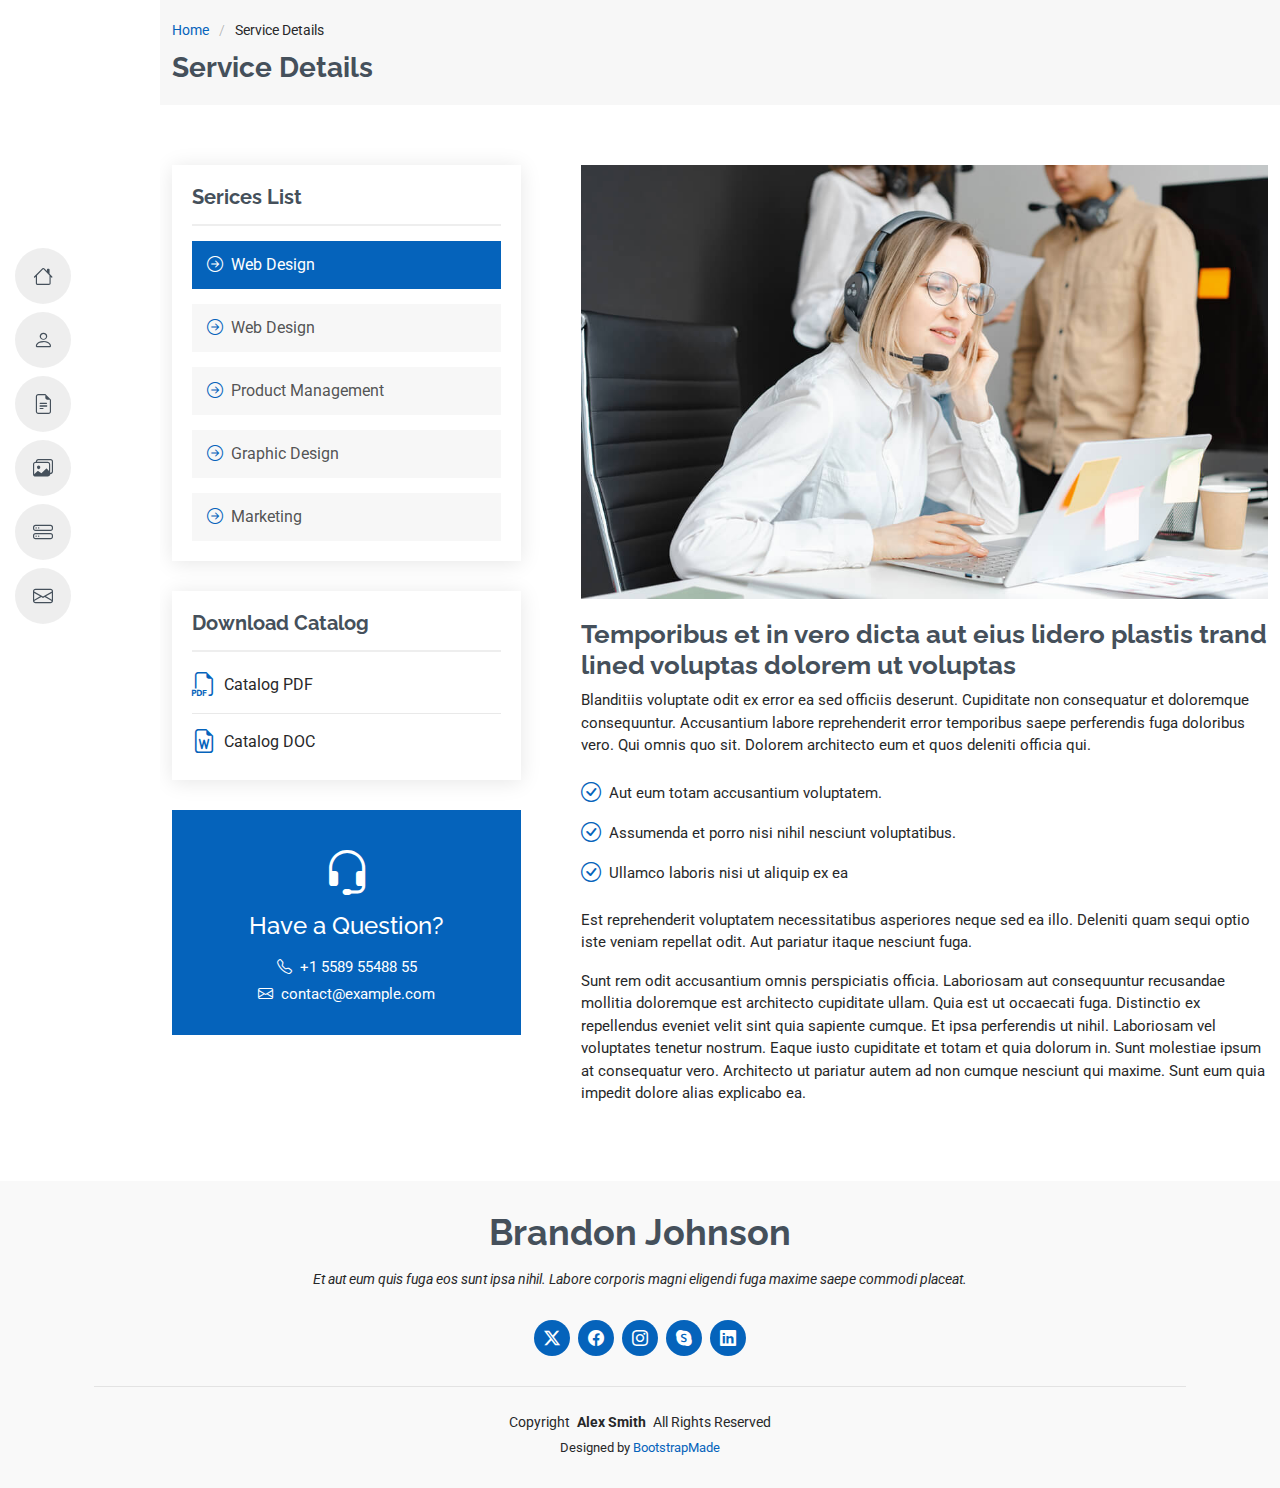
<file: service-details.html>
<!DOCTYPE html>
<html lang="en">

<head>
  <meta charset="utf-8">
  <meta content="width=device-width, initial-scale=1.0" name="viewport">
  <title>Service Details - MyResume Bootstrap Template</title>
  <meta content="" name="description">
  <meta content="" name="keywords">

  <!-- Favicons -->
  <link href="assets/img/favicons/icon-neg.png" rel="icon">
  <link href="assets/img/favicons/icon-neg.png" rel="apple-touch-icon">

  <!-- Fonts -->
  <link href="https://fonts.googleapis.com" rel="preconnect">
  <link href="https://fonts.gstatic.com" rel="preconnect" crossorigin>
  <link href="https://fonts.googleapis.com/css2?family=Roboto:ital,wght@0,100;0,300;0,400;0,500;0,700;0,900;1,100;1,300;1,400;1,500;1,700;1,900&family=Poppins:ital,wght@0,100;0,200;0,300;0,400;0,500;0,600;0,700;0,800;0,900;1,100;1,200;1,300;1,400;1,500;1,600;1,700;1,800;1,900&family=Raleway:ital,wght@0,100;0,200;0,300;0,400;0,500;0,600;0,700;0,800;0,900;1,100;1,200;1,300;1,400;1,500;1,600;1,700;1,800;1,900&display=swap" rel="stylesheet">

  <!-- Vendor CSS Files -->
  <link href="assets/vendor/bootstrap/css/bootstrap.min.css" rel="stylesheet">
  <link href="assets/vendor/bootstrap-icons/bootstrap-icons.css" rel="stylesheet">
  <link href="assets/vendor/aos/aos.css" rel="stylesheet">
  <link href="assets/vendor/glightbox/css/glightbox.min.css" rel="stylesheet">
  <link href="assets/vendor/swiper/swiper-bundle.min.css" rel="stylesheet">

  <!-- Main CSS File -->
  <link href="assets/css/main.css" rel="stylesheet">

  <!-- =======================================================
  * Template Name: MyResume
  * Template URL: https://bootstrapmade.com/free-html-bootstrap-template-my-resume/
  * Updated: Jun 29 2024 with Bootstrap v5.3.3
  * Author: BootstrapMade.com
  * License: https://bootstrapmade.com/license/
  ======================================================== -->
</head>

<body class="service-details-page">

  <header id="header" class="header d-flex flex-column justify-content-center">

    <i class="header-toggle d-xl-none bi bi-list"></i>

    <nav id="navmenu" class="navmenu">
      <ul>
        <li><a href="#hero"><i class="bi bi-house navicon"></i><span>Home</span></a></li>
        <li><a href="#about"><i class="bi bi-person navicon"></i><span>About</span></a></li>
        <li><a href="#resume"><i class="bi bi-file-earmark-text navicon"></i><span>Resume</span></a></li>
        <li><a href="#portfolio"><i class="bi bi-images navicon"></i><span>Portfolio</span></a></li>
        <li><a href="#services"><i class="bi bi-hdd-stack navicon"></i><span>Services</span></a></li>
        <li><a href="#contact"><i class="bi bi-envelope navicon"></i><span>Contact</span></a></li>
      </ul>
    </nav>

  </header>

  <main class="main">

    <!-- Page Title -->
    <div class="page-title" data-aos="fade">
      <div class="container">
        <nav class="breadcrumbs">
          <ol>
            <li><a href="index.html">Home</a></li>
            <li class="current">Service Details</li>
          </ol>
        </nav>
        <h1>Service Details</h1>
      </div>
    </div><!-- End Page Title -->

    <!-- Service Details Section -->
    <section id="service-details" class="service-details section">

      <div class="container">

        <div class="row gy-5">

          <div class="col-lg-4" data-aos="fade-up" data-aos-delay="100">

            <div class="service-box">
              <h4>Serices List</h4>
              <div class="services-list">
                <a href="#" class="active"><i class="bi bi-arrow-right-circle"></i><span>Web Design</span></a>
                <a href="#"><i class="bi bi-arrow-right-circle"></i><span>Web Design</span></a>
                <a href="#"><i class="bi bi-arrow-right-circle"></i><span>Product Management</span></a>
                <a href="#"><i class="bi bi-arrow-right-circle"></i><span>Graphic Design</span></a>
                <a href="#"><i class="bi bi-arrow-right-circle"></i><span>Marketing</span></a>
              </div>
            </div><!-- End Services List -->

            <div class="service-box">
              <h4>Download Catalog</h4>
              <div class="download-catalog">
                <a href="#"><i class="bi bi-filetype-pdf"></i><span>Catalog PDF</span></a>
                <a href="#"><i class="bi bi-file-earmark-word"></i><span>Catalog DOC</span></a>
              </div>
            </div><!-- End Services List -->

            <div class="help-box d-flex flex-column justify-content-center align-items-center">
              <i class="bi bi-headset help-icon"></i>
              <h4>Have a Question?</h4>
              <p class="d-flex align-items-center mt-2 mb-0"><i class="bi bi-telephone me-2"></i> <span>+1 5589 55488 55</span></p>
              <p class="d-flex align-items-center mt-1 mb-0"><i class="bi bi-envelope me-2"></i> <a href="mailto:contact@example.com">contact@example.com</a></p>
            </div>

          </div>

          <div class="col-lg-8 ps-lg-5" data-aos="fade-up" data-aos-delay="200">
            <img src="assets/img/services.jpg" alt="" class="img-fluid services-img">
            <h3>Temporibus et in vero dicta aut eius lidero plastis trand lined voluptas dolorem ut voluptas</h3>
            <p>
              Blanditiis voluptate odit ex error ea sed officiis deserunt. Cupiditate non consequatur et doloremque consequuntur. Accusantium labore reprehenderit error temporibus saepe perferendis fuga doloribus vero. Qui omnis quo sit. Dolorem architecto eum et quos deleniti officia qui.
            </p>
            <ul>
              <li><i class="bi bi-check-circle"></i> <span>Aut eum totam accusantium voluptatem.</span></li>
              <li><i class="bi bi-check-circle"></i> <span>Assumenda et porro nisi nihil nesciunt voluptatibus.</span></li>
              <li><i class="bi bi-check-circle"></i> <span>Ullamco laboris nisi ut aliquip ex ea</span></li>
            </ul>
            <p>
              Est reprehenderit voluptatem necessitatibus asperiores neque sed ea illo. Deleniti quam sequi optio iste veniam repellat odit. Aut pariatur itaque nesciunt fuga.
            </p>
            <p>
              Sunt rem odit accusantium omnis perspiciatis officia. Laboriosam aut consequuntur recusandae mollitia doloremque est architecto cupiditate ullam. Quia est ut occaecati fuga. Distinctio ex repellendus eveniet velit sint quia sapiente cumque. Et ipsa perferendis ut nihil. Laboriosam vel voluptates tenetur nostrum. Eaque iusto cupiditate et totam et quia dolorum in. Sunt molestiae ipsum at consequatur vero. Architecto ut pariatur autem ad non cumque nesciunt qui maxime. Sunt eum quia impedit dolore alias explicabo ea.
            </p>
          </div>

        </div>

      </div>

    </section><!-- /Service Details Section -->

  </main>

  <footer id="footer" class="footer position-relative light-background">
    <div class="container">
      <h3 class="sitename">Brandon Johnson</h3>
      <p>Et aut eum quis fuga eos sunt ipsa nihil. Labore corporis magni eligendi fuga maxime saepe commodi placeat.</p>
      <div class="social-links d-flex justify-content-center">
        <a href=""><i class="bi bi-twitter-x"></i></a>
        <a href=""><i class="bi bi-facebook"></i></a>
        <a href=""><i class="bi bi-instagram"></i></a>
        <a href=""><i class="bi bi-skype"></i></a>
        <a href=""><i class="bi bi-linkedin"></i></a>
      </div>
      <div class="container">
        <div class="copyright">
          <span>Copyright</span> <strong class="px-1 sitename">Alex Smith</strong> <span>All Rights Reserved</span>
        </div>
        <div class="credits">
          <!-- All the links in the footer should remain intact. -->
          <!-- You can delete the links only if you've purchased the pro version. -->
          <!-- Licensing information: https://bootstrapmade.com/license/ -->
          <!-- Purchase the pro version with working PHP/AJAX contact form: [buy-url] -->
          Designed by <a href="https://bootstrapmade.com/">BootstrapMade</a>
        </div>
      </div>
    </div>
  </footer>

  <!-- Scroll Top -->
  <a href="#" id="scroll-top" class="scroll-top d-flex align-items-center justify-content-center"><i class="bi bi-arrow-up-short"></i></a>

  <!-- Preloader -->
  <div id="preloader"></div>

  <!-- Vendor JS Files -->
  <script src="assets/vendor/bootstrap/js/bootstrap.bundle.min.js"></script>
  <script src="assets/vendor/php-email-form/validate.js"></script>
  <script src="assets/vendor/aos/aos.js"></script>
  <script src="assets/vendor/typed.js/typed.umd.js"></script>
  <script src="assets/vendor/purecounter/purecounter_vanilla.js"></script>
  <script src="assets/vendor/waypoints/noframework.waypoints.js"></script>
  <script src="assets/vendor/glightbox/js/glightbox.min.js"></script>
  <script src="assets/vendor/imagesloaded/imagesloaded.pkgd.min.js"></script>
  <script src="assets/vendor/isotope-layout/isotope.pkgd.min.js"></script>
  <script src="assets/vendor/swiper/swiper-bundle.min.js"></script>

  <!-- Main JS File -->
  <script src="assets/js/main.js"></script>

</body>

</html>
</file>
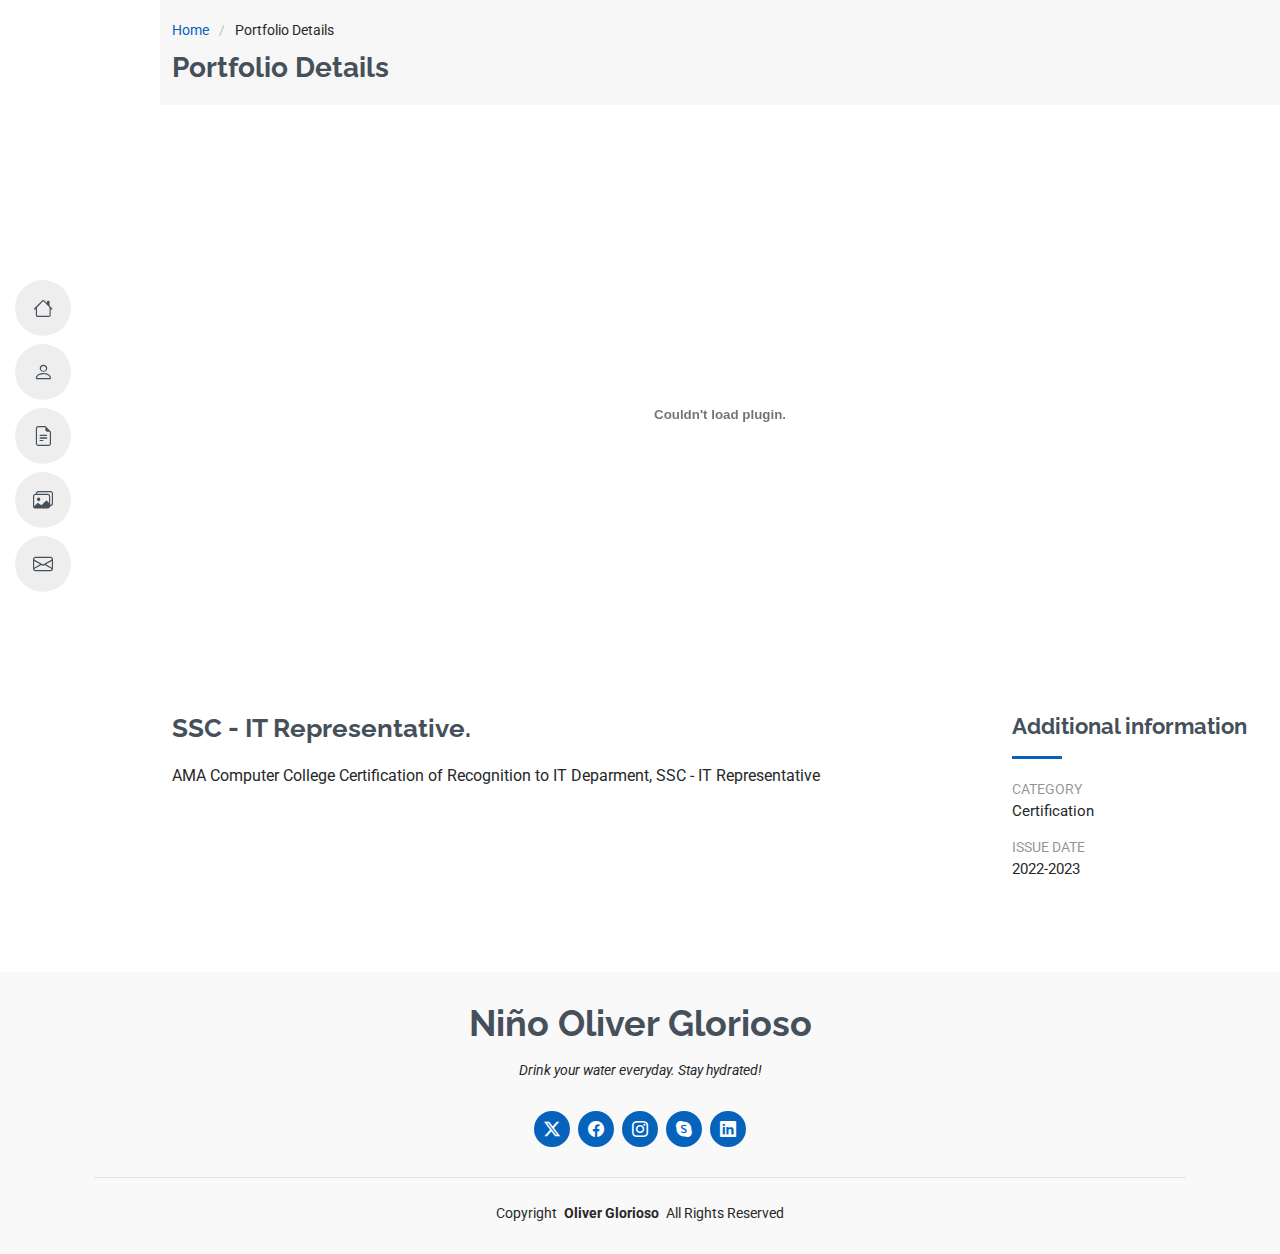
<file: ssc-details.html>
<!DOCTYPE html>
<html lang="en">

<head>
  <meta charset="utf-8">
  <meta content="width=device-width, initial-scale=1.0" name="viewport">
  <title>Portfolio Details - MyResume Bootstrap Template</title>
  <meta content="" name="description">
  <meta content="" name="keywords">

   <!-- Favicons -->
   <link href="assets/img/favicons/icon-neg.png" rel="icon">
   <link href="assets/img/favicons/icon-neg.png" rel="apple-touch-icon">

  <!-- Fonts -->
  <link href="https://fonts.googleapis.com" rel="preconnect">
  <link href="https://fonts.gstatic.com" rel="preconnect" crossorigin>
  <link href="https://fonts.googleapis.com/css2?family=Roboto:ital,wght@0,100;0,300;0,400;0,500;0,700;0,900;1,100;1,300;1,400;1,500;1,700;1,900&family=Poppins:ital,wght@0,100;0,200;0,300;0,400;0,500;0,600;0,700;0,800;0,900;1,100;1,200;1,300;1,400;1,500;1,600;1,700;1,800;1,900&family=Raleway:ital,wght@0,100;0,200;0,300;0,400;0,500;0,600;0,700;0,800;0,900;1,100;1,200;1,300;1,400;1,500;1,600;1,700;1,800;1,900&display=swap" rel="stylesheet">

  <!-- Vendor CSS Files -->
  <link href="assets/vendor/bootstrap/css/bootstrap.min.css" rel="stylesheet">
  <link href="assets/vendor/bootstrap-icons/bootstrap-icons.css" rel="stylesheet">
  <link href="assets/vendor/aos/aos.css" rel="stylesheet">
  <link href="assets/vendor/glightbox/css/glightbox.min.css" rel="stylesheet">
  <link href="assets/vendor/swiper/swiper-bundle.min.css" rel="stylesheet">

  <!-- Main CSS File -->
  <link href="assets/css/main.css" rel="stylesheet">

  <!-- =======================================================
  * Template Name: MyResume
  * Template URL: https://bootstrapmade.com/free-html-bootstrap-template-my-resume/
  * Updated: Jun 29 2024 with Bootstrap v5.3.3
  * Author: BootstrapMade.com
  * License: https://bootstrapmade.com/license/
  ======================================================== -->
</head>

<body class="portfolio-details-page">

  <header id="header" class="header d-flex flex-column justify-content-center">

    <i class="header-toggle d-xl-none bi bi-list"></i>

    <nav id="navmenu" class="navmenu">
      <ul>
        <li><a href="index.html#hero"><i class="bi bi-house navicon"></i><span>Home</span></a></li>
        <li><a href="index.html#about"><i class="bi bi-person navicon"></i><span>About</span></a></li>
        <li><a href="index.html#resume"><i class="bi bi-file-earmark-text navicon"></i><span>Resume</span></a></li>
        <li><a href="index.html#portfolio"><i class="bi bi-images navicon"></i><span>Portfolio</span></a></li>
      
        <li><a href="index.html#contact"><i class="bi bi-envelope navicon"></i><span>Contact</span></a></li>
      </ul>
    </nav>

  </header>

  <main class="main">

    <!-- Page Title -->
    <div class="page-title" data-aos="fade">
      <div class="container">
        <nav class="breadcrumbs">
          <ol>
            <li><a href="index.html">Home</a></li>
            <li class="current">Portfolio Details</li>
          </ol>
        </nav>
        <h1>Portfolio Details</h1>
      </div>
    </div><!-- End Page Title -->

    <!-- Portfolio Details Section -->
    <section id="portfolio-details" class="portfolio-details section">

      <div class="container" data-aos="fade-up">

        <div class="portfolio-details-slider swiper init-swiper">
          <script type="application/json" class="swiper-config">
            {
              "loop": true,
              "speed": 600,
              "autoplay": {
                "delay": 5000
              },
              "slidesPerView": "auto",
              "navigation": {
                "nextEl": ".swiper-button-next",
                "prevEl": ".swiper-button-prev"
              },
              "pagination": {
                "el": ".swiper-pagination",
                "type": "bullets",
                "clickable": true
              }
            }
          </script>
          <div class="swiper-wrapper align-items-center">

            
              <embed src="assets/pdf/certificates/ssc.pdf#toolbar=0&navpanes=0&scrollbar=0" type="application/pdf" width="100%" height="500px" style="border: none;"></embed>
           
         
        
          </div>
          <div class="swiper-button-prev"></div>
          <div class="swiper-button-next"></div>
          <div class="swiper-pagination"></div>
        </div>

        <div class="row justify-content-between gy-4 mt-4">

          <div class="col-lg-8" data-aos="fade-up">
            <div class="portfolio-description">
              <h2>SSC - IT Representative.</h2>
             <p>AMA Computer College Certification of Recognition to IT Deparment, SSC - IT Representative</p>

              </div>
          </div>

          <div class="col-lg-3" data-aos="fade-up" data-aos-delay="100">
            <div class="portfolio-info">
              <h3>Additional information</h3>
              <ul>
                <li><strong>Category</strong> Certification</li>
                <li><strong>Issue date</strong>2022-2023</li>
              </ul>
            </div>
          </div>

        </div>

    </section><!-- /Portfolio Details Section -->

  </main>

  <footer id="footer" class="footer position-relative light-background">
    <div class="container">
      <h3 class="sitename">Niño Oliver Glorioso</h3>
      <p>Drink your water everyday. Stay hydrated!</p>
      <div class="social-links d-flex justify-content-center">
        <a href=""><i class="bi bi-twitter-x"></i></a>
        <a href="https://www.facebook.com/glorioso.snowhyt" target="_blank"><i class="bi bi-facebook"></i></a>
        <a href="https://www.instagram.com/obieglorioso/" target="_blank"><i class="bi bi-instagram"></i></a>
        <a href="https://www.skype.com/en/" target="_blank"><i class="bi bi-skype"></i></a>
        <a href="https://www.linkedin.com/in/oliverglorioso-082604253" target="_blank"><i class="bi bi-linkedin"></i></a>
      </div>
      <div class="container">
        <div class="copyright">
          <span>Copyright</span> <strong class="px-1 sitename">Oliver Glorioso</strong> <span>All Rights Reserved</span>
        </div>
        
      </div>
    </div>
  </footer>

  <!-- Scroll Top -->
  <a href="#" id="scroll-top" class="scroll-top d-flex align-items-center justify-content-center"><i class="bi bi-arrow-up-short"></i></a>

  <!-- Preloader -->
  <div id="preloader"></div>

  <!-- Vendor JS Files -->
  <script src="assets/vendor/bootstrap/js/bootstrap.bundle.min.js"></script>
  <script src="assets/vendor/php-email-form/validate.js"></script>
  <script src="assets/vendor/aos/aos.js"></script>
  <script src="assets/vendor/typed.js/typed.umd.js"></script>
  <script src="assets/vendor/purecounter/purecounter_vanilla.js"></script>
  <script src="assets/vendor/waypoints/noframework.waypoints.js"></script>
  <script src="assets/vendor/glightbox/js/glightbox.min.js"></script>
  <script src="assets/vendor/imagesloaded/imagesloaded.pkgd.min.js"></script>
  <script src="assets/vendor/isotope-layout/isotope.pkgd.min.js"></script>
  <script src="assets/vendor/swiper/swiper-bundle.min.js"></script>

  <!-- Main JS File -->
  <script src="assets/js/main.js"></script>

</body>

</html>
</file>
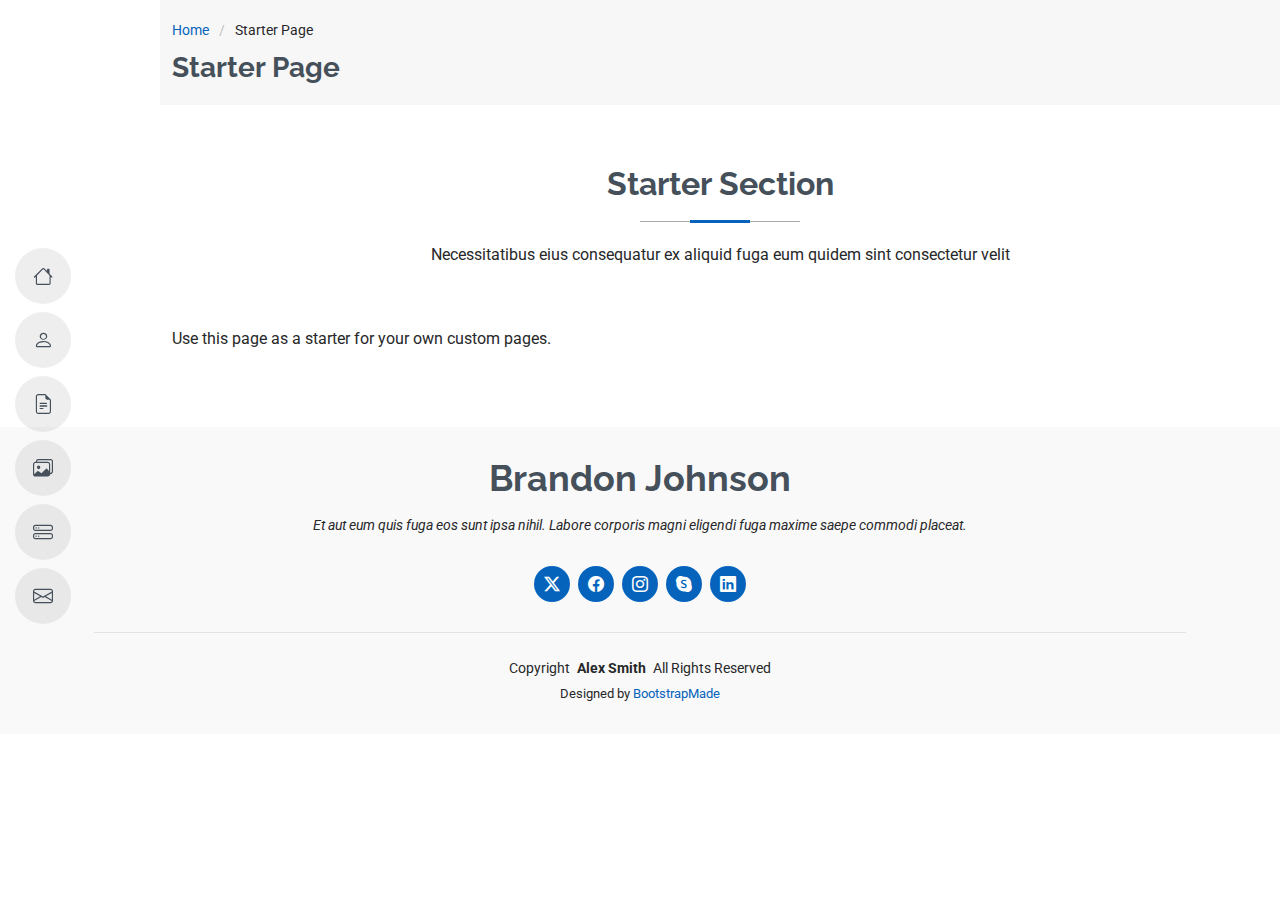
<file: starter-page.html>
<!DOCTYPE html>
<html lang="en">

<head>
  <meta charset="utf-8">
  <meta content="width=device-width, initial-scale=1.0" name="viewport">
  <title>Starter Page - MyResume Bootstrap Template</title>
  <meta content="" name="description">
  <meta content="" name="keywords">

  <!-- Favicons -->
  <link href="assets/img/favicon.png" rel="icon">
  <link href="assets/img/apple-touch-icon.png" rel="apple-touch-icon">

  <!-- Fonts -->
  <link href="https://fonts.googleapis.com" rel="preconnect">
  <link href="https://fonts.gstatic.com" rel="preconnect" crossorigin>
  <link href="https://fonts.googleapis.com/css2?family=Roboto:ital,wght@0,100;0,300;0,400;0,500;0,700;0,900;1,100;1,300;1,400;1,500;1,700;1,900&family=Poppins:ital,wght@0,100;0,200;0,300;0,400;0,500;0,600;0,700;0,800;0,900;1,100;1,200;1,300;1,400;1,500;1,600;1,700;1,800;1,900&family=Raleway:ital,wght@0,100;0,200;0,300;0,400;0,500;0,600;0,700;0,800;0,900;1,100;1,200;1,300;1,400;1,500;1,600;1,700;1,800;1,900&display=swap" rel="stylesheet">

  <!-- Vendor CSS Files -->
  <link href="assets/vendor/bootstrap/css/bootstrap.min.css" rel="stylesheet">
  <link href="assets/vendor/bootstrap-icons/bootstrap-icons.css" rel="stylesheet">
  <link href="assets/vendor/aos/aos.css" rel="stylesheet">
  <link href="assets/vendor/glightbox/css/glightbox.min.css" rel="stylesheet">
  <link href="assets/vendor/swiper/swiper-bundle.min.css" rel="stylesheet">

  <!-- Main CSS File -->
  <link href="assets/css/main.css" rel="stylesheet">

  <!-- =======================================================
  * Template Name: MyResume
  * Template URL: https://bootstrapmade.com/free-html-bootstrap-template-my-resume/
  * Updated: Jun 29 2024 with Bootstrap v5.3.3
  * Author: BootstrapMade.com
  * License: https://bootstrapmade.com/license/
  ======================================================== -->
</head>

<body class="starter-page-page">

  <header id="header" class="header d-flex flex-column justify-content-center">

    <i class="header-toggle d-xl-none bi bi-list"></i>

    <nav id="navmenu" class="navmenu">
      <ul>
        <li><a href="#hero"><i class="bi bi-house navicon"></i><span>Home</span></a></li>
        <li><a href="#about"><i class="bi bi-person navicon"></i><span>About</span></a></li>
        <li><a href="#resume"><i class="bi bi-file-earmark-text navicon"></i><span>Resume</span></a></li>
        <li><a href="#portfolio"><i class="bi bi-images navicon"></i><span>Portfolio</span></a></li>
        <li><a href="#services"><i class="bi bi-hdd-stack navicon"></i><span>Services</span></a></li>
        <li><a href="#contact"><i class="bi bi-envelope navicon"></i><span>Contact</span></a></li>
      </ul>
    </nav>

  </header>

  <main class="main">

    <!-- Page Title -->
    <div class="page-title" data-aos="fade">
      <div class="container">
        <nav class="breadcrumbs">
          <ol>
            <li><a href="index.html">Home</a></li>
            <li class="current">Starter Page</li>
          </ol>
        </nav>
        <h1>Starter Page</h1>
      </div>
    </div><!-- End Page Title -->

    <!-- Starter Section Section -->
    <section id="starter-section" class="starter-section section">

      <!-- Section Title -->
      <div class="container section-title" data-aos="fade-up">
        <h2>Starter Section</h2>
        <p>Necessitatibus eius consequatur ex aliquid fuga eum quidem sint consectetur velit</p>
      </div><!-- End Section Title -->

      <div class="container" data-aos="fade-up">
        <p>Use this page as a starter for your own custom pages.</p>
      </div>

    </section><!-- /Starter Section Section -->

  </main>

  <footer id="footer" class="footer position-relative light-background">
    <div class="container">
      <h3 class="sitename">Brandon Johnson</h3>
      <p>Et aut eum quis fuga eos sunt ipsa nihil. Labore corporis magni eligendi fuga maxime saepe commodi placeat.</p>
      <div class="social-links d-flex justify-content-center">
        <a href=""><i class="bi bi-twitter-x"></i></a>
        <a href=""><i class="bi bi-facebook"></i></a>
        <a href=""><i class="bi bi-instagram"></i></a>
        <a href=""><i class="bi bi-skype"></i></a>
        <a href=""><i class="bi bi-linkedin"></i></a>
      </div>
      <div class="container">
        <div class="copyright">
          <span>Copyright</span> <strong class="px-1 sitename">Alex Smith</strong> <span>All Rights Reserved</span>
        </div>
        <div class="credits">
          <!-- All the links in the footer should remain intact. -->
          <!-- You can delete the links only if you've purchased the pro version. -->
          <!-- Licensing information: https://bootstrapmade.com/license/ -->
          <!-- Purchase the pro version with working PHP/AJAX contact form: [buy-url] -->
          Designed by <a href="https://bootstrapmade.com/">BootstrapMade</a>
        </div>
      </div>
    </div>
  </footer>

  <!-- Scroll Top -->
  <a href="#" id="scroll-top" class="scroll-top d-flex align-items-center justify-content-center"><i class="bi bi-arrow-up-short"></i></a>

  <!-- Preloader -->
  <div id="preloader"></div>

  <!-- Vendor JS Files -->
  <script src="assets/vendor/bootstrap/js/bootstrap.bundle.min.js"></script>
  <script src="assets/vendor/php-email-form/validate.js"></script>
  <script src="assets/vendor/aos/aos.js"></script>
  <script src="assets/vendor/typed.js/typed.umd.js"></script>
  <script src="assets/vendor/purecounter/purecounter_vanilla.js"></script>
  <script src="assets/vendor/waypoints/noframework.waypoints.js"></script>
  <script src="assets/vendor/glightbox/js/glightbox.min.js"></script>
  <script src="assets/vendor/imagesloaded/imagesloaded.pkgd.min.js"></script>
  <script src="assets/vendor/isotope-layout/isotope.pkgd.min.js"></script>
  <script src="assets/vendor/swiper/swiper-bundle.min.js"></script>

  <!-- Main JS File -->
  <script src="assets/js/main.js"></script>

</body>

</html>
</file>
<file: assets/css/main.css>
/**
* Template Name: MyResume
* Template URL: https://bootstrapmade.com/free-html-bootstrap-template-my-resume/
* Updated: Jun 29 2024 with Bootstrap v5.3.3
* Author: BootstrapMade.com
* License: https://bootstrapmade.com/license/
*/

/*--------------------------------------------------------------
# Font & Color Variables
# Help: https://bootstrapmade.com/color-system/
--------------------------------------------------------------*/
/* Fonts */
:root {
  --default-font: "Roboto",  system-ui, -apple-system, "Segoe UI", Roboto, "Helvetica Neue", Arial, "Noto Sans", "Liberation Sans", sans-serif, "Apple Color Emoji", "Segoe UI Emoji", "Segoe UI Symbol", "Noto Color Emoji";
  --heading-font: "Raleway",  sans-serif;
  --nav-font: "Poppins",  sans-serif;
}

/* Global Colors - The following color variables are used throughout the website. Updating them here will change the color scheme of the entire website */
:root { 
  --background-color: #ffffff; /* Background color for the entire website, including individual sections */
  --default-color: #272829; /* Default color used for the majority of the text content across the entire website */
  --heading-color: #45505b; /* Color for headings, subheadings and title throughout the website */
  --accent-color: #0563bb; /* Accent color that represents your brand on the website. It's used for buttons, links, and other elements that need to stand out */
  --surface-color: #ffffff; /* The surface color is used as a background of boxed elements within sections, such as cards, icon boxes, or other elements that require a visual separation from the global background. */
  --contrast-color: #ffffff; /* Contrast color for text, ensuring readability against backgrounds of accent, heading, or default colors. */
}

/* Nav Menu Colors - The following color variables are used specifically for the navigation menu. They are separate from the global colors to allow for more customization options */
:root {
  --nav-color: #45505b;  /* The default color of the main navmenu links */
  --nav-hover-color: #0563bb; /* Applied to main navmenu links when they are hovered over or active */
  --nav-mobile-background-color: #ffffff; /* Used as the background color for mobile navigation menu */
  --nav-dropdown-background-color: #ffffff; /* Used as the background color for dropdown items that appear when hovering over primary navigation items */
  --nav-dropdown-color: #212529; /* Used for navigation links of the dropdown items in the navigation menu. */
  --nav-dropdown-hover-color: #0563bb; /* Similar to --nav-hover-color, this color is applied to dropdown navigation links when they are hovered over. */
}

/* Color Presets - These classes override global colors when applied to any section or element, providing reuse of the sam color scheme. */

.light-background {
  --background-color: #f9f9f9;
  --surface-color: #ffffff;
}

.dark-background {
  --background-color: #060606;
  --default-color: #ffffff;
  --heading-color: #ffffff;
  --surface-color: #252525;
  --contrast-color: #ffffff;
}

/* Smooth scroll */
:root {
  scroll-behavior: smooth;
}

/*--------------------------------------------------------------
# General Styling & Shared Classes
--------------------------------------------------------------*/
body {
  color: var(--default-color);
  background-color: var(--background-color);
  font-family: var(--default-font);
}

a {
  color: var(--accent-color);
  text-decoration: none;
  transition: 0.3s;
}

a:hover {
  color: color-mix(in srgb, var(--accent-color), transparent 25%);
  text-decoration: none;
}

h1,
h2,
h3,
h4,
h5,
h6 {
  color: var(--heading-color);
  font-family: var(--heading-font);
}

/* PHP Email Form Messages
------------------------------*/
.php-email-form .error-message {
  display: none;
  background: #df1529;
  color: #ffffff;
  text-align: left;
  padding: 15px;
  margin-bottom: 24px;
  font-weight: 600;
}

.php-email-form .sent-message {
  display: none;
  color: #ffffff;
  background: #059652;
  text-align: center;
  padding: 15px;
  margin-bottom: 24px;
  font-weight: 600;
}

.php-email-form .loading {
  display: none;
  background: var(--surface-color);
  text-align: center;
  padding: 15px;
  margin-bottom: 24px;
}

.php-email-form .loading:before {
  content: "";
  display: inline-block;
  border-radius: 50%;
  width: 24px;
  height: 24px;
  margin: 0 10px -6px 0;
  border: 3px solid var(--accent-color);
  border-top-color: var(--surface-color);
  animation: php-email-form-loading 1s linear infinite;
}

@keyframes php-email-form-loading {
  0% {
    transform: rotate(0deg);
  }

  100% {
    transform: rotate(360deg);
  }
}

/*--------------------------------------------------------------
# Global Header
--------------------------------------------------------------*/
.header {
  color: var(--default-color);
  position: fixed;
  top: 0;
  left: 0;
  bottom: 0;
  padding: 0 15px;
  transition: all ease-in-out 0.3s;
  overflow-y: auto;
  z-index: 997;
  min-width: 200px;
}

@media (max-width: 1199px) {
  .header {
    background-color: var(--background-color);
    border-right: 1px solid color-mix(in srgb, var(--default-color), transparent 90%);
    width: 300px;
    left: -100%;
  }
}

@media (min-width: 1200px) and (max-width: 1600px) {
  .header~main {
    margin-left: 160px;
  }

  .header~main .hero {
    margin-left: -160px;
    width: 100vw;
  }
}

.header.header-show {
  left: 0;
}

.header .header-toggle {
  color: var(--contrast-color);
  background-color: var(--accent-color);
  font-size: 22px;
  display: flex;
  align-items: center;
  justify-content: center;
  width: 40px;
  height: 40px;
  border-radius: 50%;
  cursor: pointer;
  position: fixed;
  top: 15px;
  right: 15px;
  z-index: 9999;
  transition: background-color 0.3s;
}

.header .header-toggle:hover {
  color: var(--contrast-color);
  background-color: color-mix(in srgb, var(--accent-color) 90%, white 15%);
}

/*--------------------------------------------------------------
# Navigation Menu
--------------------------------------------------------------*/
.navmenu {
  padding: 0;
  z-index: 9997;
}

.navmenu ul {
  list-style: none;
  padding: 0 0 20px 0;
  margin: 0;
  width: 140px;
}

.navmenu a,
.navmenu a:focus {
  color: var(--nav-color);
  font-family: var(--nav-font);
  display: flex;
  align-items: center;
  padding: 10px 18px;
  margin-bottom: 8px;
  font-size: 15px;
  border-radius: 50px;
  background: color-mix(in srgb, var(--default-color), transparent 92%);
  height: 56px;
  width: 100%;
  overflow: hidden;
  transition: 0.3s;
}

.navmenu a i,
.navmenu a:focus i {
  font-size: 20px;
}

.navmenu a span,
.navmenu a:focus span {
  padding: 0 5px 0 7px;
}

@media (min-width: 992px) {

  .navmenu a,
  .navmenu a:focus {
    max-width: 56px;
  }

  .navmenu a span,
  .navmenu a:focus span {
    display: none;
  }
}

.navmenu a:hover,
.navmenu .active,
.navmenu .active:focus,
.navmenu li:hover>a {
  color: var(--contrast-color);
  background: var(--nav-hover-color);
}

.navmenu a:hover,
.navmenu li:hover>a {
  max-width: 100%;
  color: var(--contrast-color);
}

.navmenu a:hover span,
.navmenu li:hover>a span {
  display: block;
}

/*--------------------------------------------------------------
# Global Footer
--------------------------------------------------------------*/
.footer {
  color: var(--default-color);
  background-color: var(--background-color);
  font-size: 14px;
  text-align: center;
  padding: 30px 0;
  position: relative;
}

.footer h3 {
  font-size: 36px;
  font-weight: 700;
  position: relative;
  padding: 0;
  margin: 0 0 15px 0;
}

.footer p {
  font-size: 15;
  font-style: italic;
  padding: 0;
  margin: 0 0 30px 0;
}

.footer .social-links {
  margin: 0 0 30px 0;
}

.footer .social-links a {
  font-size: 16px;
  display: flex;
  align-items: center;
  justify-content: center;
  background: var(--accent-color);
  color: var(--contrast-color);
  line-height: 1;
  margin: 0 4px;
  border-radius: 50%;
  text-align: center;
  width: 36px;
  height: 36px;
  transition: 0.3s;
}

.footer .social-links a:hover {
  background: color-mix(in srgb, var(--accent-color), transparent 20%);
  text-decoration: none;
}

.footer .copyright {
  padding-top: 25px;
  border-top: 1px solid color-mix(in srgb, var(--default-color), transparent 90%);
}

.footer .credits {
  font-size: 13px;
  padding-top: 5px;
}

.footer .neg-logo{

  width: 80px;
  padding-bottom: 10px;
}

/*--------------------------------------------------------------
# Preloader
--------------------------------------------------------------*/
#preloader {
  position: fixed;
  inset: 0;
  z-index: 999999;
  overflow: hidden;
  background: var(--background-color);
  transition: all 0.6s ease-out;
}

#preloader:before {
  content: "";
  position: fixed;
  top: calc(50% - 30px);
  left: calc(50% - 30px);
  border: 6px solid #ffffff;
  border-color: var(--accent-color) transparent var(--accent-color) transparent;
  border-radius: 50%;
  width: 60px;
  height: 60px;
  animation: animate-preloader 1.5s linear infinite;
}

@keyframes animate-preloader {
  0% {
    transform: rotate(0deg);
  }

  100% {
    transform: rotate(360deg);
  }
}

/*--------------------------------------------------------------
# Scroll Top Button
--------------------------------------------------------------*/
.scroll-top {
  position: fixed;
  visibility: hidden;
  opacity: 0;
  right: 15px;
  bottom: -15px;
  z-index: 99999;
  background-color: var(--accent-color);
  width: 44px;
  height: 44px;
  border-radius: 50px;
  transition: all 0.4s;
}

.scroll-top i {
  font-size: 24px;
  color: var(--contrast-color);
  line-height: 0;
}

.scroll-top:hover {
  background-color: color-mix(in srgb, var(--accent-color), transparent 20%);
  color: var(--contrast-color);
}

.scroll-top.active {
  visibility: visible;
  opacity: 1;
  bottom: 15px;
}

/*--------------------------------------------------------------
# Disable aos animation delay on mobile devices
--------------------------------------------------------------*/
@media screen and (max-width: 768px) {
  [data-aos-delay] {
    transition-delay: 0 !important;
  }
}

/*--------------------------------------------------------------
# Global Page Titles & Breadcrumbs
--------------------------------------------------------------*/
.page-title {
  --background-color: color-mix(in srgb, var(--default-color), transparent 96%);
  color: var(--default-color);
  background-color: var(--background-color);
  padding: 20px 0;
  position: relative;
}

.page-title h1 {
  font-size: 28px;
  font-weight: 700;
  margin: 0;
}

.page-title .breadcrumbs ol {
  display: flex;
  flex-wrap: wrap;
  list-style: none;
  padding: 0 0 10px 0;
  margin: 0;
  font-size: 14px;
  font-weight: 400;
}

.page-title .breadcrumbs ol li+li {
  padding-left: 10px;
}

.page-title .breadcrumbs ol li+li::before {
  content: "/";
  display: inline-block;
  padding-right: 10px;
  color: color-mix(in srgb, var(--default-color), transparent 70%);
}

/*--------------------------------------------------------------
# Global Sections
--------------------------------------------------------------*/
section,
.section {
  color: var(--default-color);
  background-color: var(--background-color);
  padding: 60px 0;
  overflow: clip;
}

/*--------------------------------------------------------------
# Global Section Titles
--------------------------------------------------------------*/
.section-title {
  text-align: center;
  padding-bottom: 60px;
  position: relative;
}

.section-title h2 {
  font-size: 32px;
  font-weight: 700;
  margin-bottom: 20px;
  padding-bottom: 20px;
  position: relative;
}

.section-title h2:before {
  content: "";
  position: absolute;
  display: block;
  width: 160px;
  height: 1px;
  background: color-mix(in srgb, var(--default-color), transparent 60%);
  left: 0;
  right: 0;
  bottom: 1px;
  margin: auto;
}

.section-title h2::after {
  content: "";
  position: absolute;
  display: block;
  width: 60px;
  height: 3px;
  background: var(--accent-color);
  left: 0;
  right: 0;
  bottom: 0;
  margin: auto;
}

.section-title p {
  margin-bottom: 0;
}

/*--------------------------------------------------------------
# Hero Section
--------------------------------------------------------------*/
.hero {
  width: 100%;
  min-height: 100vh;
  position: relative;
  padding: 80px 0;
  display: flex;
  align-items: center;
  justify-content: center;
  overflow: hidden; /* Ensures no overflow issues with the video */
}

.hero video {
  position: absolute;
  inset: 0;
  width: 100%;
  height: 100%;
  object-fit: cover; /* Makes the video cover the entire hero section */
  z-index: 1;
}

.hero:before {
  content: "";
  background: color-mix(in srgb, var(--background-color), transparent 30%);
  position: absolute;
  inset: 0;
  z-index: 2;
}

.hero .container {
  position: relative;
  z-index: 3; /* Ensures content is above the video and overlay */
}

.hero h2 {
  margin: 0;
  font-size: 64px;
  font-weight: 700;
}

.hero p {
  margin: 5px 0 0 0;
  font-size: 26px;
}

.hero p span {
  letter-spacing: 1px;
  border-bottom: 2px solid var(--accent-color);
}

.hero .social-links {
  margin-top: 25px;
}

.hero .social-links a {
  font-size: 20px;
  display: inline-block;
  color: color-mix(in srgb, var(--default-color), transparent 30%);
  line-height: 1;
  margin-right: 20px;
  transition: 0.3s;
}

.hero .social-links a:hover {
  color: var(--accent-color);
}

@media (max-width: 768px) {
  .hero h2 {
    font-size: 32px;
  }

  .hero p {
    font-size: 20px;
  }
}

/*--------------------------------------------------------------
# About Section
--------------------------------------------------------------*/
.about .content h2 {
  font-weight: 700;
  font-size: 24px;
}

.about .content ul {
  list-style: none;
  padding: 0;
}

.about .content ul li {
  margin-bottom: 20px;
  display: flex;
  align-items: center;
}

.about .content ul strong {
  margin-right: 10px;
}

.about .content ul i {
  font-size: 16px;
  margin-right: 5px;
  color: var(--accent-color);
  line-height: 0;
}

/*--------------------------------------------------------------
# Stats Section
--------------------------------------------------------------*/
.stats i {
  background-color: var(--accent-color);
  color: var(--contrast-color);
  width: 54px;
  height: 54px;
  font-size: 24px;
  border-radius: 50px;
  display: inline-flex;
  align-items: center;
  justify-content: center;
  position: relative;
  z-index: 1;
}

.stats .stats-item {
  margin-top: 10px;
  width: 100%;
  position: relative;
  text-align: center;
  z-index: 0;
}

.stats .stats-item span {
  font-size: 36px;
  display: block;
  font-weight: 700;
  color: color-mix(in srgb, var(--default-color), transparent 20%);
}

.stats .stats-item p {
  padding: 0;
  margin: 0;
  color: color-mix(in srgb, var(--default-color), transparent 50%);
  font-size: 16px;
}

/*--------------------------------------------------------------
# Skills Section
--------------------------------------------------------------*/
.skills .progress {
  height: 60px;
  display: block;
  background: none;
  border-radius: 0;
}

.skills .progress .skill {
  color: var(--heading-color);
  padding: 0;
  margin: 0 0 6px 0;
  text-transform: uppercase;
  display: block;
  font-weight: 600;
  font-family: var(--heading-font);
}

.skills .progress .skill .val {
  float: right;
  font-style: normal;
}

.skills .progress-bar-wrap {
  background: color-mix(in srgb, var(--default-color), transparent 90%);
  height: 10px;
}

.skills .progress-bar {
  width: 1px;
  height: 10px;
  transition: 0.9s;
  background-color: var(--accent-color);
}

/*--------------------------------------------------------------
# Resume Section
--------------------------------------------------------------*/
.resume .resume-title {
  color: var(--heading-color);
  font-size: 26px;
  font-weight: 700;
  margin-top: 20px;
  margin-bottom: 20px;
}

.resume .resume-item {
  padding: 0 0 20px 20px;
  margin-top: -2px;
  border-left: 2px solid var(--accent-color);
  position: relative;
}

.resume .resume-item h4 {
  line-height: 18px;
  font-size: 18px;
  font-weight: 600;
  text-transform: uppercase;
  color: color-mix(in srgb, var(--default-color), transparent 20%);
  margin-bottom: 10px;
}

.resume .resume-item h5 {
  font-size: 16px;
  padding: 5px 15px;
  display: inline-block;
  font-weight: 600;
  margin-bottom: 10px;
}

.resume .resume-item ul {
  padding-left: 20px;
}

.resume .resume-item ul li {
  padding-bottom: 10px;
}

.resume .resume-item:last-child {
  padding-bottom: 0;
}

.resume .resume-item::before {
  content: "";
  position: absolute;
  width: 16px;
  height: 16px;
  border-radius: 50px;
  left: -9px;
  top: 0;
  background: var(--background-color);
  border: 2px solid var(--accent-color);
}

/*--------------------------------------------------------------
# Portfolio Section
--------------------------------------------------------------*/
.portfolio .portfolio-filters {
  padding: 0;
  margin: 0 auto 20px auto;
  list-style: none;
  text-align: center;
}

.portfolio .portfolio-filters li {
  cursor: pointer;
  display: inline-block;
  padding: 8px 20px 10px 20px;
  margin: 0;
  font-size: 15px;
  font-weight: 500;
  line-height: 1;
  margin-bottom: 5px;
  border-radius: 50px;
  transition: all 0.3s ease-in-out;
  font-family: var(--heading-font);
}

.portfolio .portfolio-filters li:hover,
.portfolio .portfolio-filters li.filter-active {
  color: var(--contrast-color);
  background-color: var(--accent-color);
}

.portfolio .portfolio-filters li:first-child {
  margin-left: 0;
}

.portfolio .portfolio-filters li:last-child {
  margin-right: 0;
}

@media (max-width: 575px) {
  .portfolio .portfolio-filters li {
    font-size: 14px;
    margin: 0 0 10px 0;
  }
}

.portfolio .portfolio-item {
  position: relative;
  overflow: hidden;
}

.portfolio .portfolio-item .portfolio-info {
  opacity: 0;
  position: absolute;
  left: 12px;
  right: 12px;
  bottom: -100%;
  z-index: 3;
  transition: all ease-in-out 0.5s;
  background: color-mix(in srgb, var(--background-color), transparent 10%);
  padding: 15px;
}

.portfolio .portfolio-item .portfolio-info h4 {
  font-size: 18px;
  font-weight: 600;
  padding-right: 50px;
}

.portfolio .portfolio-item .portfolio-info p {
  color: color-mix(in srgb, var(--default-color), transparent 30%);
  font-size: 14px;
  margin-bottom: 0;
  padding-right: 50px;
}

.portfolio .portfolio-item .portfolio-info .preview-link,
.portfolio .portfolio-item .portfolio-info .details-link {
  position: absolute;
  right: 50px;
  font-size: 24px;
  top: calc(50% - 14px);
  color: color-mix(in srgb, var(--default-color), transparent 30%);
  transition: 0.3s;
  line-height: 0;
}

.portfolio .portfolio-item .portfolio-info .preview-link:hover,
.portfolio .portfolio-item .portfolio-info .details-link:hover {
  color: var(--accent-color);
}

.portfolio .portfolio-item .portfolio-info .details-link {
  right: 14px;
  font-size: 28px;
}

.portfolio .portfolio-item:hover .portfolio-info {
  opacity: 1;
  bottom: 0;
}

/*--------------------------------------------------------------
# Services Section
--------------------------------------------------------------*/
.services .service-item {
  background-color: var(--surface-color);
  box-shadow: 0px 5px 90px 0px rgba(0, 0, 0, 0.1);
  height: 100%;
  padding: 60px 30px;
  text-align: center;
  transition: 0.3s;
  border-radius: 5px;
}

.services .service-item .icon {
  margin: 0 auto;
  width: 100px;
  height: 100px;
  display: flex;
  align-items: center;
  justify-content: center;
  transition: ease-in-out 0.3s;
  position: relative;
}

.services .service-item .icon i {
  font-size: 36px;
  transition: 0.5s;
  position: relative;
}

.services .service-item .icon svg {
  position: absolute;
  top: 0;
  left: 0;
}

.services .service-item .icon svg path {
  transition: 0.5s;
  fill: color-mix(in srgb, var(--default-color), transparent 95%);
}

.services .service-item h3 {
  font-weight: 700;
  margin: 10px 0 15px 0;
  font-size: 22px;
}

.services .service-item p {
  line-height: 24px;
  font-size: 14px;
  margin-bottom: 0;
}

.services .service-item:hover {
  box-shadow: 0px 5px 35px 0px rgba(0, 0, 0, 0.1);
}

.services .service-item.item-cyan i {
  color: #0dcaf0;
}

.services .service-item.item-cyan:hover .icon i {
  color: #fff;
}

.services .service-item.item-cyan:hover .icon path {
  fill: #0dcaf0;
}

.services .service-item.item-orange i {
  color: #fd7e14;
}

.services .service-item.item-orange:hover .icon i {
  color: #fff;
}

.services .service-item.item-orange:hover .icon path {
  fill: #fd7e14;
}

.services .service-item.item-teal i {
  color: #20c997;
}

.services .service-item.item-teal:hover .icon i {
  color: #fff;
}

.services .service-item.item-teal:hover .icon path {
  fill: #20c997;
}

.services .service-item.item-red i {
  color: #df1529;
}

.services .service-item.item-red:hover .icon i {
  color: #fff;
}

.services .service-item.item-red:hover .icon path {
  fill: #df1529;
}

.services .service-item.item-indigo i {
  color: #6610f2;
}

.services .service-item.item-indigo:hover .icon i {
  color: #fff;
}

.services .service-item.item-indigo:hover .icon path {
  fill: #6610f2;
}

.services .service-item.item-pink i {
  color: #f3268c;
}

.services .service-item.item-pink:hover .icon i {
  color: #fff;
}

.services .service-item.item-pink:hover .icon path {
  fill: #f3268c;
}

/*--------------------------------------------------------------
# Testimonials Section
--------------------------------------------------------------*/
.testimonials .testimonials-carousel,
.testimonials .testimonials-slider {
  overflow: hidden;
}

.testimonials .testimonial-item .testimonial-content {
  border-left: 3px solid var(--accent-color);
  padding-left: 30px;
}

.testimonials .testimonial-item .testimonial-img {
  border-radius: 50%;
  border: 4px solid var(--background-color);
  margin: 0 auto;
}

.testimonials .testimonial-item h3 {
  font-size: 20px;
  font-weight: bold;
  margin: 10px 0 5px 0;
}

.testimonials .testimonial-item h4 {
  font-size: 14px;
  color: color-mix(in srgb, var(--default-color), transparent 40%);
  margin: 0 0 10px 0;
}

.testimonials .testimonial-item .stars i {
  color: #ffc107;
  margin: 0 1px;
}

.testimonials .testimonial-item .quote-icon-left,
.testimonials .testimonial-item .quote-icon-right {
  color: color-mix(in srgb, var(--accent-color), transparent 50%);
  font-size: 26px;
  line-height: 0;
}

.testimonials .testimonial-item .quote-icon-left {
  display: inline-block;
  left: -5px;
  position: relative;
}

.testimonials .testimonial-item .quote-icon-right {
  display: inline-block;
  right: -5px;
  position: relative;
  top: 10px;
  transform: scale(-1, -1);
}

.testimonials .testimonial-item p {
  font-style: italic;
}

.testimonials .swiper-wrapper {
  height: auto;
}

.testimonials .swiper-pagination {
  margin-top: 30px;
  position: relative;
}

.testimonials .swiper-pagination .swiper-pagination-bullet {
  width: 12px;
  height: 12px;
  background-color: color-mix(in srgb, var(--default-color), transparent 85%);
  opacity: 1;
}

.testimonials .swiper-pagination .swiper-pagination-bullet-active {
  background-color: var(--accent-color);
}

/*--------------------------------------------------------------
# Contact Section
--------------------------------------------------------------*/
.contact .info-item+.info-item {
  margin-top: 40px;
}

.contact .info-item i {
  color: var(--accent-color);
  background: color-mix(in srgb, var(--accent-color), transparent 92%);
  font-size: 20px;
  width: 44px;
  height: 44px;
  display: flex;
  justify-content: center;
  align-items: center;
  border-radius: 50px;
  transition: all 0.3s ease-in-out;
  margin-right: 15px;
}

.contact .info-item h3 {
  padding: 0;
  font-size: 18px;
  font-weight: 700;
  margin-bottom: 5px;
}

.contact .info-item p {
  padding: 0;
  margin-bottom: 0;
  font-size: 14px;
}

.contact .info-item:hover i {
  background: var(--accent-color);
  color: var(--contrast-color);
}

.contact .php-email-form {
  height: 100%;
}

.contact .php-email-form input[type=text],
.contact .php-email-form input[type=email],
.contact .php-email-form textarea {
  font-size: 14px;
  padding: 10px 15px;
  box-shadow: none;
  border-radius: 0;
  color: var(--default-color);
  background-color: color-mix(in srgb, var(--background-color), transparent 50%);
  border-color: color-mix(in srgb, var(--default-color), transparent 80%);
}

.contact .php-email-form input[type=text]:focus,
.contact .php-email-form input[type=email]:focus,
.contact .php-email-form textarea:focus {
  border-color: var(--accent-color);
}

.contact .php-email-form input[type=text]::placeholder,
.contact .php-email-form input[type=email]::placeholder,
.contact .php-email-form textarea::placeholder {
  color: color-mix(in srgb, var(--default-color), transparent 70%);
}

.contact .php-email-form button[type=submit] {
  color: var(--contrast-color);
  background: var(--accent-color);
  border: 0;
  padding: 10px 30px;
  transition: 0.4s;
  border-radius: 50px;
}

.contact .php-email-form button[type=submit]:hover {
  background: color-mix(in srgb, var(--accent-color), transparent 25%);
}

/*--------------------------------------------------------------
# Portfolio Details Section
--------------------------------------------------------------*/
.portfolio-details .portfolio-details-slider img {
  width: 100%;
}

.portfolio-details .swiper-wrapper {
  height: auto;
}

.portfolio-details .swiper-button-prev,
.portfolio-details .swiper-button-next {
  width: 48px;
  height: 48px;
}

.portfolio-details .swiper-button-prev:after,
.portfolio-details .swiper-button-next:after {
  color: rgba(255, 255, 255, 0.8);
  background-color: rgba(0, 0, 0, 0.15);
  font-size: 24px;
  border-radius: 50%;
  width: 48px;
  height: 48px;
  display: flex;
  align-items: center;
  justify-content: center;
  transition: 0.3s;
}

.portfolio-details .swiper-button-prev:hover:after,
.portfolio-details .swiper-button-next:hover:after {
  background-color: rgba(0, 0, 0, 0.3);
}

@media (max-width: 575px) {

  .portfolio-details .swiper-button-prev,
  .portfolio-details .swiper-button-next {
    display: none;
  }
}

.portfolio-details .swiper-pagination {
  margin-top: 20px;
  position: relative;
}

.portfolio-details .swiper-pagination .swiper-pagination-bullet {
  width: 10px;
  height: 10px;
  background-color: color-mix(in srgb, var(--default-color), transparent 85%);
  opacity: 1;
}

.portfolio-details .swiper-pagination .swiper-pagination-bullet-active {
  background-color: var(--accent-color);
}

.portfolio-details .portfolio-info h3 {
  font-size: 22px;
  font-weight: 700;
  margin-bottom: 20px;
  padding-bottom: 20px;
  position: relative;
}

.portfolio-details .portfolio-info h3:after {
  content: "";
  position: absolute;
  display: block;
  width: 50px;
  height: 3px;
  background: var(--accent-color);
  left: 0;
  bottom: 0;
}

.portfolio-details .portfolio-info ul {
  list-style: none;
  padding: 0;
  font-size: 15px;
}

.portfolio-details .portfolio-info ul li {
  display: flex;
  flex-direction: column;
  padding-bottom: 15px;
}

.portfolio-details .portfolio-info ul strong {
  text-transform: uppercase;
  font-weight: 400;
  color: color-mix(in srgb, var(--default-color), transparent 50%);
  font-size: 14px;
}

.portfolio-details .portfolio-info .btn-visit {
  padding: 8px 40px;
  background: var(--accent-color);
  color: var(--contrast-color);
  border-radius: 50px;
  transition: 0.3s;
}

.portfolio-details .portfolio-info .btn-visit:hover {
  background: color-mix(in srgb, var(--accent-color), transparent 20%);
}

.portfolio-details .portfolio-description h2 {
  font-size: 26px;
  font-weight: 700;
  margin-bottom: 20px;
}

.portfolio-details .portfolio-description p {
  padding: 0;
}

.portfolio-details .portfolio-description .testimonial-item {
  padding: 30px 30px 0 30px;
  position: relative;
  background: color-mix(in srgb, var(--default-color), transparent 97%);
  margin-bottom: 50px;
}

.portfolio-details .portfolio-description .testimonial-item .testimonial-img {
  width: 90px;
  border-radius: 50px;
  border: 6px solid var(--background-color);
  float: left;
  margin: 0 10px 0 0;
}

.portfolio-details .portfolio-description .testimonial-item h3 {
  font-size: 18px;
  font-weight: bold;
  margin: 15px 0 5px 0;
  padding-top: 20px;
}

.portfolio-details .portfolio-description .testimonial-item h4 {
  font-size: 14px;
  color: #6c757d;
  margin: 0;
}

.portfolio-details .portfolio-description .testimonial-item .quote-icon-left,
.portfolio-details .portfolio-description .testimonial-item .quote-icon-right {
  color: color-mix(in srgb, var(--accent-color), transparent 50%);
  font-size: 26px;
  line-height: 0;
}

.portfolio-details .portfolio-description .testimonial-item .quote-icon-left {
  display: inline-block;
  left: -5px;
  position: relative;
}

.portfolio-details .portfolio-description .testimonial-item .quote-icon-right {
  display: inline-block;
  right: -5px;
  position: relative;
  top: 10px;
  transform: scale(-1, -1);
}

.portfolio-details .portfolio-description .testimonial-item p {
  font-style: italic;
  margin: 0 0 15px 0 0 0;
  padding: 0;
}

/*--------------------------------------------------------------
# Service Details Section
--------------------------------------------------------------*/
.service-details .service-box {
  padding: 20px;
  box-shadow: 0px 2px 20px rgba(0, 0, 0, 0.1);
}

.service-details .service-box+.service-box {
  margin-top: 30px;
}

.service-details .service-box h4 {
  font-size: 20px;
  font-weight: 700;
  border-bottom: 2px solid color-mix(in srgb, var(--default-color), transparent 92%);
  padding-bottom: 15px;
  margin-bottom: 15px;
}

.service-details .services-list a {
  color: color-mix(in srgb, var(--default-color), transparent 20%);
  background-color: color-mix(in srgb, var(--default-color), transparent 96%);
  display: flex;
  align-items: center;
  padding: 12px 15px;
  margin-top: 15px;
  transition: 0.3s;
}

.service-details .services-list a:first-child {
  margin-top: 0;
}

.service-details .services-list a i {
  font-size: 16px;
  margin-right: 8px;
  color: var(--accent-color);
}

.service-details .services-list a.active {
  color: var(--contrast-color);
  background-color: var(--accent-color);
}

.service-details .services-list a.active i {
  color: var(--contrast-color);
}

.service-details .services-list a:hover {
  background-color: color-mix(in srgb, var(--accent-color), transparent 95%);
  color: var(--accent-color);
}

.service-details .download-catalog a {
  color: var(--default-color);
  display: flex;
  align-items: center;
  padding: 10px 0;
  transition: 0.3s;
  border-top: 1px solid color-mix(in srgb, var(--default-color), transparent 90%);
}

.service-details .download-catalog a:first-child {
  border-top: 0;
  padding-top: 0;
}

.service-details .download-catalog a:last-child {
  padding-bottom: 0;
}

.service-details .download-catalog a i {
  font-size: 24px;
  margin-right: 8px;
  color: var(--accent-color);
}

.service-details .download-catalog a:hover {
  color: var(--accent-color);
}

.service-details .help-box {
  background-color: var(--accent-color);
  color: var(--contrast-color);
  margin-top: 30px;
  padding: 30px 15px;
}

.service-details .help-box .help-icon {
  font-size: 48px;
}

.service-details .help-box h4,
.service-details .help-box a {
  color: var(--contrast-color);
}

.service-details .services-img {
  margin-bottom: 20px;
}

.service-details h3 {
  font-size: 26px;
  font-weight: 700;
}

.service-details p {
  font-size: 15px;
}

.service-details ul {
  list-style: none;
  padding: 0;
  font-size: 15px;
}

.service-details ul li {
  padding: 5px 0;
  display: flex;
  align-items: center;
}

.service-details ul i {
  font-size: 20px;
  margin-right: 8px;
  color: var(--accent-color);
}

/*--------------------------------------------------------------
# Starter Section Section
--------------------------------------------------------------*/
.starter-section {
  /* Add your styles here */
}
</file>
